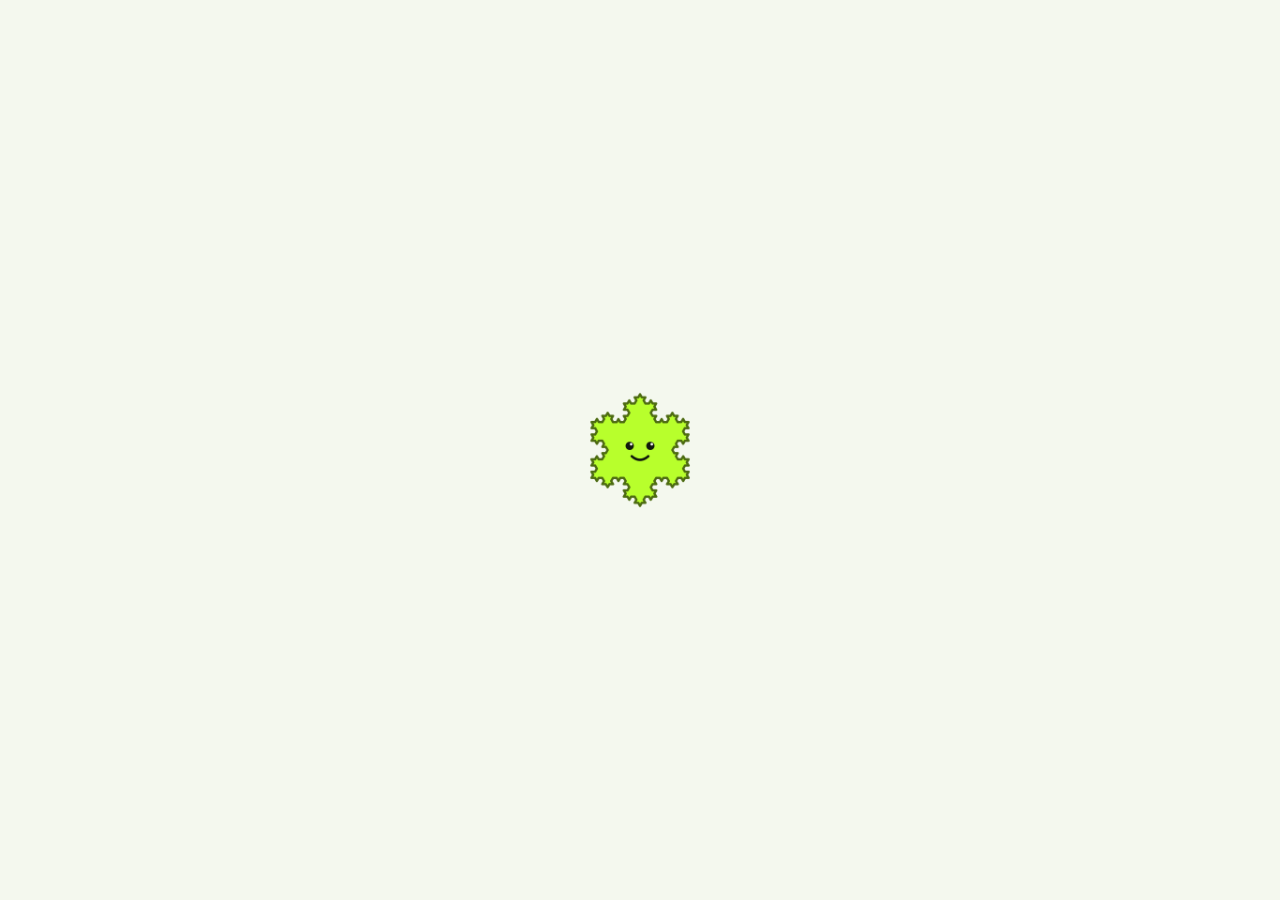
<file: index.html>
<!doctype html>
<html lang="en">
<head>
<meta charset="utf-8">
<meta name="viewport" content="width=device-width, initial-scale=1, maximum-scale=1, user-scalable=no, viewport-fit=cover">
<meta name="theme-color" content="#050705">
<meta name="description" content="Fennet: free note-taking with handwriting, PDF annotation, audio recordings synced to your notes, and AI study tools. Works offline.">
<meta name="apple-mobile-web-app-capable" content="yes">
<meta name="mobile-web-app-capable" content="yes">
<meta name="apple-mobile-web-app-status-bar-style" content="default">
<meta name="apple-mobile-web-app-title" content="Fennet">
<!-- Network lock-down: the app may only load its own files, and reach outside services only for features you turn on (Claude AI with your key, YouTube notes). No analytics, ads or trackers. -->
<meta http-equiv="Content-Security-Policy" content="default-src 'self' openpage:; script-src 'self' openpage: blob: 'wasm-unsafe-eval' https://cdn.jsdelivr.net https://www.youtube.com https://s.ytimg.com; worker-src 'self' openpage: blob:; connect-src 'self' openpage: blob: data: https://api.anthropic.com https://cdn.jsdelivr.net; img-src 'self' openpage: data: blob: https://i.ytimg.com; media-src 'self' openpage: blob: data: mediastream:; style-src 'self' openpage: 'unsafe-inline'; font-src 'self' openpage: data:; frame-src https://www.youtube-nocookie.com https://www.youtube.com; object-src 'none'; base-uri 'none'; form-action 'none'">
<link rel="manifest" href="manifest.webmanifest">
<link rel="icon" href="icons/icon-192.png" type="image/png">
<link rel="apple-touch-icon" href="icons/icon-180.png">
<link rel="stylesheet" href="styles.css">
<title>Fennet</title>
<script type="module" src="js/app.js"></script>
</head>
<body>
<!-- shown until the app is ready; js/app.js fades it out. Same buddy, size and spot as the iPad launch screen. -->
<div id="splash" aria-hidden="true"><div class="splash-buddy"></div></div>

<div id="library" class="view">
  <aside id="sidebar">
    <div class="brand"><img src="icons/design/buddy.png" alt=""><span class="app-name">Fennet</span><span class="brand-version">v1.0</span><span class="spacer"></span>
      <button id="btn-sync" class="icon-btn small" title="Sync folder" aria-label="Sync folder" data-icon="sync" hidden></button>
      <button id="btn-settings" class="icon-btn small" aria-label="Settings" title="Settings" data-icon="gear"></button></div>
    <label class="search"><span data-icon="search"></span><input id="search" type="search" placeholder="Search notes" aria-label="Search notes"><kbd class="kbd">⌘K</kbd></label>
    <div class="library-label">LIBRARY</div>
    <nav id="nav"></nav>
    <div class="new-links">
      <button id="btn-new-subject" class="new-link"><span data-icon="plus"></span>New subject</button>
      <button id="btn-new-divider" class="new-link quiet">+ Divider</button>
    </div>
    <span class="side-spacer"></span>
    <div id="lib-mascot" class="lib-mascot" aria-hidden="true"></div>
    <div class="storage-card">
      <div class="storage-row"><span class="storage-dot"></span><span id="storage-label">ON THIS DEVICE</span>
        </div>
      <div class="storage-bar"><span id="storage-fill"></span></div>
      <p id="storage-detail">Notes are saved on this device</p>
    </div>
  </aside>
  <div id="scrim"></div>
  <main id="lib-main">
    <header class="lib-head">
      <button id="btn-menu" class="icon-btn only-narrow" aria-label="Show subjects" data-icon="menu"></button>
      <div class="library-heading"><p class="library-eyebrow" id="lib-crumb">LIBRARY / ALL NOTES</p><h1 id="lib-title">All Notes</h1></div>
      <button id="btn-density" class="head-btn" aria-label="Larger cards" title="Card size" aria-pressed="false"><span class="ic" style="--src:url(icons/design/icon-grid.svg)"></span></button>
      <button id="btn-view" class="head-btn" aria-label="Sort and filter" title="Sort and filter"><span class="ic" style="--src:url(icons/design/icon-sliders.svg)"></span><span class="head-dot" hidden></span></button>
      <button id="btn-new" class="btn primary"><span data-icon="plus"></span><span class="label">New Note</span></button>
    </header>
    <div class="library-content">
      <section id="continue-card" class="continue-card" aria-label="Continue your work">
        <div class="continue-art" aria-hidden="true"></div>
        <button id="btn-cover" class="icon-btn cover-btn" type="button" aria-label="Change library cover" title="Change cover" data-icon="image"></button>
        <div class="continue-content"><p class="library-eyebrow" id="continue-label">A LITTLE SPACE FOR BIG IDEAS</p>
          <h2 id="continue-title">Make room for your next idea.</h2>
          <p id="continue-detail">Handwrite, annotate, and bring your thinking together.</p>
          <div class="continue-actions"><button id="btn-continue" class="btn primary"><span data-icon="pen"></span><span id="continue-btn-label">Create your first note</span></button>
            <button id="btn-continue-audio" class="audio-chip" hidden><span data-icon="play"></span><span id="continue-audio-label"></span></button></div>
        </div>
        <p class="continue-coords" aria-hidden="true"></p>
      </section>
      <p id="note-count" class="visually-hidden" aria-live="polite"></p>
      <div id="grid" class="grid"></div>
      <div id="empty" class="empty" hidden></div>
    </div>
  </main>
</div>

<div id="workspace" class="view" hidden></div>

<template id="tpl-editor">
  <section class="pane">
    <header class="ed-top">
      <div class="ed-left">
        <button class="icon-btn" data-act="back" title="Library" data-icon="back"></button>
        <button class="icon-btn" data-act="pages" title="Page manager" data-icon="pages"></button>
        <input class="ed-title" spellcheck="false" aria-label="Note title">
      </div>
      <div class="floating-palette"><div class="tool-strip"><div class="tools" role="toolbar" aria-label="Writing toolbox">
        <button data-tool="pen" title="Pen (P)" data-icon="pen"></button>
        <button data-act="pencil" title="Pencil" aria-label="Pencil" data-icon="pencil"></button>
        <button data-tool="highlighter" title="Highlighter (H)" data-icon="highlighter"></button>
        <button data-tool="eraser" title="Eraser (E)" data-icon="eraser"></button>
        <button data-tool="lasso" title="Lasso (L)" data-icon="lasso"></button>
        <button data-tool="text" title="Text (T)" data-icon="text"></button>
        <button data-tool="laser" title="Laser pointer" data-icon="laser"></button>
        <button data-tool="navigate" title="Navigate: drag to pan" aria-label="Navigate" data-icon="hand"></button>
        <button data-act="zoom-tool" title="Zoom controls" aria-label="Zoom" data-icon="search"></button>
        <button data-tool="tape" title="Study tape: draw to cover, tap tape to reveal" aria-label="Study tape" data-icon="tape"></button>
        <button data-tool="ruler" title="Ruler: draw straight lines" aria-label="Ruler" data-icon="ruler"></button>
        <button data-act="stickers" title="Stickers" aria-label="Stickers" data-icon="sticker"></button>
        <span class="sep"></span>
        <button data-act="shapes" title="Shape recognition (or draw and hold)" data-icon="shapes"></button>
        <button data-act="add" title="Insert: page, image, camera, scan, files" data-icon="plus"></button>
        <button class="icon-btn" data-act="record" title="Record audio" data-icon="mic"></button>
      </div><button class="tool-next" data-act="tool-next" aria-label="Show more tools" title="More tools">›</button></div>
    <div class="ed-tools">
      <div class="tool-opts"></div>
      <button class="icon-btn palette-settings" data-act="tool-settings" title="Tool settings" aria-label="Tool settings" aria-expanded="false" data-icon="gear"></button>
      <div class="zoom">
        <button class="icon-btn small" data-act="zoom-out" title="Zoom out" data-icon="minus"></button>
        <button class="zoom-label" data-act="zoom-fit" title="Fit width">100%</button>
        <button class="icon-btn small" data-act="zoom-in" title="Zoom in" data-icon="plus"></button>
      </div>
    </div>
      </div>
      <div class="ed-right">
        <div class="rec-ind" hidden><span class="rec-dot"></span><span class="rec-time">0:00</span></div>
        <button class="icon-btn" data-act="undo" title="Undo (Ctrl/Cmd+Z)" data-icon="undo"></button>
        <button class="icon-btn" data-act="redo" title="Redo (Shift+Ctrl/Cmd+Z)" data-icon="redo"></button>
        <button class="icon-btn" data-act="ai" title="Learn: AI chat, summaries and study tools" aria-label="Open Learn" data-icon="spark"></button>
        <button class="icon-btn" data-act="outline" title="Outline and pages" aria-label="Open outline and pages" data-icon="pages"></button>
        <button class="icon-btn" data-act="panel" title="Panel: audio, AI, study, find, history" data-icon="panel"></button>
        <button class="icon-btn" data-act="share" title="Share &amp; export" data-icon="share"></button>
        <button class="icon-btn" data-act="more" title="More" data-icon="more"></button>
      </div>
    </header>
    <div class="video-bar" hidden></div>
    <div class="ed-body">
      <aside class="page-manager" hidden></aside>
      <div class="scroller"><div class="pages"></div></div>
      <aside class="side" hidden></aside>
    </div>
    <div class="replay-banner" hidden>Replay: tap your notes to jump to that moment</div>
    <div class="selmenu" hidden></div>
  </section>
</template>

<input type="file" id="file-input" hidden>
<div id="toast" role="status" aria-live="polite"></div>
</body>
</html>
</file>
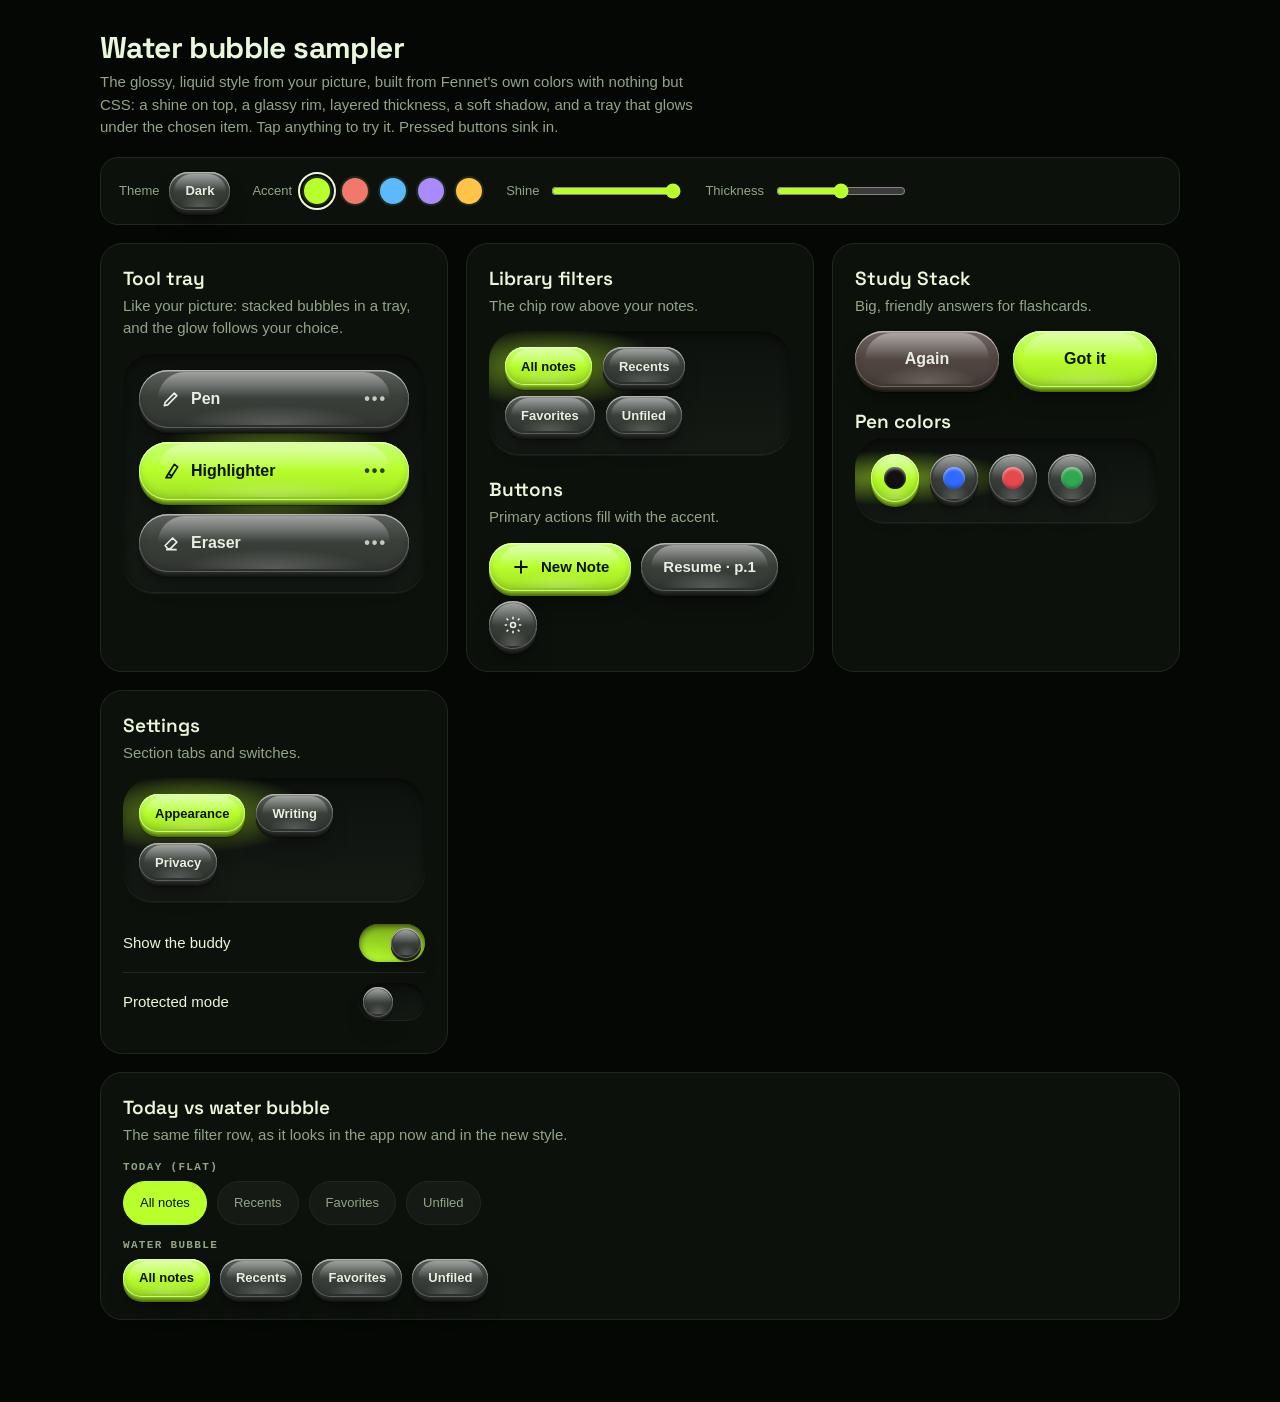
<file: design/bubble.html>
<!doctype html>
<html lang="en" data-theme="dark">
<head>
<meta charset="utf-8">
<meta name="viewport" content="width=device-width, initial-scale=1">
<title>Water Bubble Sampler</title>
<style>
  @font-face { font-family: "Space Grotesk"; src: url("../fonts/space-grotesk-latin-wght.woff2") format("woff2"); font-weight: 300 700; }
  /* glow position inside a tray; registered so it can glide between items */
  @property --gx { syntax: "<percentage>"; inherits: true; initial-value: 50%; }
  @property --gy { syntax: "<percentage>"; inherits: true; initial-value: 50%; }

  :root {
    --acc: #B8FF2C; --on-acc: #0C110C;
    --g: 1;                       /* gloss strength, 0–1 (slider) */
    --d: 5px;                     /* how thick the bubbles are (slider) */
    --font: -apple-system, BlinkMacSystemFont, "SF Pro Text", "Segoe UI", sans-serif;
  }
  [data-theme="dark"] { --bg: #050705; --card: #0c110c; --line: #1e2a1c; --text: #eaf7da; --muted: #93a487;
    --pill: #3a3f3a; --pill-ink: #e9eee4; --tray: #151a15; --tray-shade: 0 0 0; --drop: 0 0 0; }
  [data-theme="light"] { --bg: #eef2e8; --card: #f8faf4; --line: #dbe3d0; --text: #16200f; --muted: #5a6851;
    --pill: #fbfcf8; --pill-ink: #1d2618; --tray: #dfe6d5; --tray-shade: 60 80 40; --drop: 40 60 20; }

  * { box-sizing: border-box; }
  body { margin: 0; background: var(--bg); color: var(--text); font: 15px/1.5 var(--font); padding: 28px 16px 80px; transition: background .3s; }
  main { max-width: 1080px; margin: 0 auto; }
  h1 { font: 700 30px "Space Grotesk", var(--font); margin: 0 0 4px; letter-spacing: -.02em; }
  h2 { font: 600 19px "Space Grotesk", var(--font); margin: 0 0 4px; }
  p { color: var(--muted); margin: 0 0 14px; max-width: 72ch; }
  .grid { display: grid; gap: 18px; grid-template-columns: repeat(auto-fit, minmax(min(100%, 330px), 1fr)); margin-top: 18px; }
  .card { background: var(--card); border: 1px solid var(--line); border-radius: 22px; padding: 22px; min-width: 0; }
  .card.wide { grid-column: 1 / -1; }

  /* ---- controls bar */
  .controls { display: flex; flex-wrap: wrap; gap: 14px 22px; align-items: center; margin: 18px 0 6px; padding: 14px 18px; background: var(--card); border: 1px solid var(--line); border-radius: 18px; }
  .controls label { display: flex; align-items: center; gap: 10px; color: var(--muted); font-size: 13px; }
  .swatches { display: flex; gap: 8px; }
  .sw { width: 30px; height: 30px; border-radius: 50%; border: 2px solid var(--line); cursor: pointer; padding: 0; }
  .sw[aria-pressed="true"] { outline: 2px solid var(--text); outline-offset: 2px; }
  input[type=range] { accent-color: var(--acc); width: 130px; }

  /* ================= the water-bubble look ================= */
  .bub {
    --c: var(--pill); --ink: var(--pill-ink);
    position: relative; isolation: isolate; border: 0; cursor: pointer; color: var(--ink);
    font: 600 15px/1 var(--font); min-height: 48px; padding: 0 22px; border-radius: 999px;
    display: inline-flex; align-items: center; justify-content: center; gap: 10px;
    background: linear-gradient(180deg, color-mix(in oklab, var(--c), white 20%) 0%, var(--c) 46%, color-mix(in oklab, var(--c), black 9%) 100%);
    box-shadow:
      inset 0 1.5px 0 rgb(255 255 255 / calc(.55 * var(--g))),               /* top rim light */
      inset 0 0 0 1px color-mix(in oklab, var(--c), white 18%),              /* glassy edge */
      inset 0 -4px 7px rgb(0 0 0 / calc(.16 * var(--g))),                    /* body curving away */
      0 calc(var(--d) * .25) 0 color-mix(in oklab, var(--c), black 22%),     /* thickness, built up */
      0 calc(var(--d) * .5) 0 color-mix(in oklab, var(--c), black 30%),
      0 calc(var(--d) * .75) 0 color-mix(in oklab, var(--c), black 38%),
      0 var(--d) 0 color-mix(in oklab, var(--c), black 46%),
      0 calc(var(--d) + 1px) 1px rgb(var(--drop) / .35),
      0 calc(var(--d) + 10px) 22px -8px rgb(var(--drop) / .55);              /* soft drop shadow */
    transform: translateY(0);
    transition: transform .14s cubic-bezier(.3,.7,.4,1), box-shadow .14s, background .25s, color .25s;
    -webkit-tap-highlight-color: transparent; user-select: none;
  }
  /* the shine: a soft highlight over the top half */
  .bub::before { content: ""; position: absolute; z-index: -1; left: 7%; right: 7%; top: 2px; height: 48%; pointer-events: none;
    border-radius: 999px 999px 45% 45% / 999px 999px 70% 70%;
    background: linear-gradient(180deg, rgb(255 255 255 / calc(.42 * var(--g))), rgb(255 255 255 / 0)); }
  /* light passing through the bottom, like water */
  .bub::after { content: ""; position: absolute; z-index: -1; left: 14%; right: 14%; bottom: 3px; height: 34%; pointer-events: none; border-radius: 999px;
    background: radial-gradient(ellipse at 50% 100%, rgb(255 255 255 / calc(.2 * var(--g))), transparent 70%); }
  .bub:hover { --c: color-mix(in oklab, var(--pill), white 5%); }
  .bub:focus-visible { outline: 3px solid var(--acc); outline-offset: 4px; }
  /* pressed: the bubble sinks into its own thickness */
  .bub:active, .bub.pressing { transform: translateY(calc(var(--d) * .7));
    box-shadow: inset 0 1.5px 0 rgb(255 255 255 / calc(.4 * var(--g))), inset 0 0 0 1px color-mix(in oklab, var(--c), white 14%), inset 0 -2px 5px rgb(0 0 0 / .2),
      0 calc(var(--d) * .3) 0 color-mix(in oklab, var(--c), black 40%), 0 calc(var(--d) * .3 + 4px) 10px -4px rgb(var(--drop) / .5); }
  /* selected / primary: filled with the accent */
  .bub.on, .bub[aria-pressed="true"], .bub[aria-selected="true"], .bub[aria-checked="true"], .bub.primary { --c: var(--acc); --ink: var(--on-acc); }
  .bub.small { min-height: 38px; padding: 0 16px; font-size: 13px; }
  .bub.round { width: 48px; padding: 0; }
  .bub .ic { width: 20px; height: 20px; flex: none; }
  .bub .dots { margin-left: auto; letter-spacing: 2px; opacity: .8; font-weight: 800; }

  /* the tray the bubbles sit in: recessed, and glowing under the selected one */
  .tray { position: relative; isolation: isolate; border-radius: 30px; padding: 16px 16px calc(16px + var(--d));
    background: linear-gradient(180deg, color-mix(in oklab, var(--tray), black 18%), var(--tray));
    box-shadow: inset 0 3px 9px rgb(var(--tray-shade) / .55), inset 0 -1px 0 rgb(255 255 255 / .07), 0 1px 0 rgb(255 255 255 / .05); }
  .tray::before { content: ""; position: absolute; inset: 0; z-index: -1; border-radius: inherit; pointer-events: none;
    background: radial-gradient(55% 45% at var(--gx) var(--gy), color-mix(in oklab, var(--acc), transparent 45%), transparent 72%);
    transition: --gx .35s cubic-bezier(.3,.7,.4,1), --gy .35s cubic-bezier(.3,.7,.4,1); }
  .tray.stack { display: grid; gap: calc(12px + var(--d) * .4); }
  .tray.stack .bub { justify-content: flex-start; min-height: 58px; font-size: 16px; padding: 0 22px; }
  .tray.row { display: flex; flex-wrap: wrap; gap: calc(10px + var(--d) * .2); }

  /* switch: a bubble knob in a small tray */
  .switch { position: relative; width: 66px; height: 38px; border-radius: 999px; border: 0; padding: 0; cursor: pointer;
    background: linear-gradient(180deg, color-mix(in oklab, var(--tray), black 18%), var(--tray));
    box-shadow: inset 0 2px 6px rgb(var(--tray-shade) / .6), inset 0 -1px 0 rgb(255 255 255 / .08); transition: background .25s; }
  .switch[aria-checked="true"] { background: linear-gradient(180deg, color-mix(in oklab, var(--acc), black 25%), var(--acc)); }
  .switch .knob { --d: 3px; position: absolute; top: 4px; left: 4px; width: 30px; height: 30px; min-height: 0; padding: 0; pointer-events: none; transition: left .22s cubic-bezier(.3,.7,.4,1.2); }
  .switch[aria-checked="true"] .knob { left: 32px; }
  .setting { display: flex; justify-content: space-between; align-items: center; gap: 16px; padding: 10px 0; }
  .setting + .setting { border-top: 1px solid var(--line); }

  /* side-by-side: today's flat chips */
  .flat-chip { min-height: 44px; border: 1px solid var(--line); border-radius: 999px; background: color-mix(in oklab, var(--card), var(--text) 5%); color: var(--muted); padding: 8px 16px; font-size: 13px; }
  .flat-chip.on { background: var(--acc); color: var(--on-acc); border-color: var(--acc); }
  .compare { display: grid; gap: 14px; }
  .compare .lbl { font: 600 11px ui-monospace, monospace; letter-spacing: .12em; color: var(--muted); text-transform: uppercase; margin-bottom: 8px; }

  /* study stack buttons */
  .study { display: grid; grid-template-columns: 1fr 1fr; gap: 14px; }
  .study .bub { min-height: 56px; font-size: 16px; }
  .bub.again { --c: color-mix(in oklab, var(--pill), #ff7a6b 12%); }

  /* tool bar */
  .toolbar { display: flex; gap: 10px; flex-wrap: wrap; align-items: center; }
  .dot { width: 22px; height: 22px; border-radius: 50%; box-shadow: inset 0 2px 3px rgb(255 255 255 / .5), inset 0 -2px 3px rgb(0 0 0 / .3); }

  @media (prefers-reduced-motion: reduce) { .bub, .switch .knob, .tray::before { transition: none; } }
  @media (prefers-contrast: more) { .bub { --g: .3; } .bub::before, .bub::after { display: none; } }
</style>
</head>
<body>
<main>
  <h1>Water bubble sampler</h1>
  <p>The glossy, liquid style from your picture, built from Fennet's own colors with nothing but CSS: a shine on top, a glassy rim, layered thickness, a soft shadow, and a tray that glows under the chosen item. Tap anything to try it. Pressed buttons sink in.</p>

  <div class="controls">
    <label>Theme <button class="bub small" id="theme">Dark</button></label>
    <label>Accent <span class="swatches" id="swatches"></span></label>
    <label>Shine <input type="range" id="gloss" min="0" max="100" value="100"></label>
    <label>Thickness <input type="range" id="depth" min="0" max="10" value="5"></label>
  </div>

  <div class="grid">
    <section class="card">
      <h2>Tool tray</h2>
      <p>Like your picture: stacked bubbles in a tray, and the glow follows your choice.</p>
      <div class="tray stack" data-tray role="radiogroup" aria-label="Tool">
        <button class="bub" role="radio" aria-checked="false"><svg class="ic" viewBox="0 0 24 24" fill="none" stroke="currentColor" stroke-width="2" stroke-linecap="round" stroke-linejoin="round"><path d="M4 20l4-1 11-11-3-3L5 16z"/></svg>Pen<span class="dots">•••</span></button>
        <button class="bub on" role="radio" aria-checked="true"><svg class="ic" viewBox="0 0 24 24" fill="none" stroke="currentColor" stroke-width="2" stroke-linecap="round" stroke-linejoin="round"><path d="M9 15l-3 5h6l1-2M9 15l7-11 4 3-7 11z"/></svg>Highlighter<span class="dots">•••</span></button>
        <button class="bub" role="radio" aria-checked="false"><svg class="ic" viewBox="0 0 24 24" fill="none" stroke="currentColor" stroke-width="2" stroke-linecap="round" stroke-linejoin="round"><path d="M7 20h11M5 15l9-9 5 5-8 8H8z"/></svg>Eraser<span class="dots">•••</span></button>
      </div>
    </section>

    <section class="card">
      <h2>Library filters</h2>
      <p>The chip row above your notes.</p>
      <div class="tray row" data-tray role="tablist" aria-label="Filter">
        <button class="bub small" role="tab" aria-selected="true">All notes</button>
        <button class="bub small" role="tab" aria-selected="false">Recents</button>
        <button class="bub small" role="tab" aria-selected="false">Favorites</button>
        <button class="bub small" role="tab" aria-selected="false">Unfiled</button>
      </div>
      <div style="height:22px"></div>
      <h2>Buttons</h2>
      <p>Primary actions fill with the accent.</p>
      <div class="toolbar">
        <button class="bub primary"><svg class="ic" viewBox="0 0 24 24" fill="none" stroke="currentColor" stroke-width="2.4" stroke-linecap="round"><path d="M12 5v14M5 12h14"/></svg>New Note</button>
        <button class="bub">Resume · p.1</button>
        <button class="bub round" aria-label="Settings"><svg class="ic" viewBox="0 0 24 24" fill="none" stroke="currentColor" stroke-width="2"><circle cx="12" cy="12" r="3"/><path d="M12 2v3M12 19v3M4.2 4.2l2.1 2.1M17.7 17.7l2.1 2.1M2 12h3M19 12h3M4.2 19.8l2.1-2.1M17.7 6.3l2.1-2.1"/></svg></button>
      </div>
    </section>

    <section class="card">
      <h2>Study Stack</h2>
      <p>Big, friendly answers for flashcards.</p>
      <div class="study">
        <button class="bub again">Again</button>
        <button class="bub primary">Got it</button>
      </div>
      <div style="height:22px"></div>
      <h2>Pen colors</h2>
      <div class="tray row" data-tray role="radiogroup" aria-label="Color">
        <button class="bub round" role="radio" aria-checked="true" aria-label="Black"><span class="dot" style="background:#111"></span></button>
        <button class="bub round" role="radio" aria-checked="false" aria-label="Blue"><span class="dot" style="background:#2f6bff"></span></button>
        <button class="bub round" role="radio" aria-checked="false" aria-label="Red"><span class="dot" style="background:#e5484d"></span></button>
        <button class="bub round" role="radio" aria-checked="false" aria-label="Green"><span class="dot" style="background:#2fa84f"></span></button>
      </div>
    </section>

    <section class="card">
      <h2>Settings</h2>
      <p>Section tabs and switches.</p>
      <div class="tray row" data-tray role="tablist" aria-label="Settings section">
        <button class="bub small" role="tab" aria-selected="true">Appearance</button>
        <button class="bub small" role="tab" aria-selected="false">Writing</button>
        <button class="bub small" role="tab" aria-selected="false">Privacy</button>
      </div>
      <div style="height:12px"></div>
      <div class="setting"><span>Show the buddy</span><button class="switch" role="switch" aria-checked="true" aria-label="Show the buddy"><span class="bub knob"></span></button></div>
      <div class="setting"><span>Protected mode</span><button class="switch" role="switch" aria-checked="false" aria-label="Protected mode"><span class="bub knob"></span></button></div>
    </section>

    <section class="card wide">
      <h2>Today vs water bubble</h2>
      <p>The same filter row, as it looks in the app now and in the new style.</p>
      <div class="compare">
        <div><div class="lbl">Today (flat)</div>
          <div class="toolbar"><button class="flat-chip on">All notes</button><button class="flat-chip">Recents</button><button class="flat-chip">Favorites</button><button class="flat-chip">Unfiled</button></div></div>
        <div><div class="lbl">Water bubble</div>
          <div class="toolbar"><button class="bub small on">All notes</button><button class="bub small">Recents</button><button class="bub small">Favorites</button><button class="bub small">Unfiled</button></div></div>
      </div>
    </section>
  </div>
</main>
<script>
const root = document.documentElement;
const ACCENTS = [['#B8FF2C', '#0C110C', 'Lime'], ['#F2786B', '#2a0c08', 'Coral'], ['#5CB8FF', '#06192a', 'Sky'], ['#A98BFF', '#160b33', 'Violet'], ['#FFC447', '#2a1c00', 'Honey']];
const sw = document.getElementById('swatches');
for (const [c, on, name] of ACCENTS) {
  const b = document.createElement('button');
  b.className = 'sw'; b.style.background = c; b.title = name; b.setAttribute('aria-label', name); b.setAttribute('aria-pressed', String(c === ACCENTS[0][0]));
  b.onclick = () => { root.style.setProperty('--acc', c); root.style.setProperty('--on-acc', on); for (const x of sw.children) x.setAttribute('aria-pressed', String(x === b)); };
  sw.append(b);
}
const themeBtn = document.getElementById('theme');
themeBtn.onclick = () => { const dark = root.dataset.theme === 'dark'; root.dataset.theme = dark ? 'light' : 'dark'; themeBtn.textContent = dark ? 'Light' : 'Dark'; for (const t of document.querySelectorAll('[data-tray]')) glow(t); };
document.getElementById('gloss').oninput = (e) => root.style.setProperty('--g', e.target.value / 100);
document.getElementById('depth').oninput = (e) => root.style.setProperty('--d', e.target.value + 'px');

// one choice per tray; the tray's glow slides under it
const chosen = (t) => t.querySelector('[aria-checked="true"], [aria-selected="true"]');
function glow(t) {
  const c = chosen(t); if (!c) return;
  const a = t.getBoundingClientRect(), b = c.getBoundingClientRect();
  t.style.setProperty('--gx', ((b.left + b.width / 2 - a.left) / a.width * 100) + '%');
  t.style.setProperty('--gy', ((b.top + b.height / 2 - a.top) / a.height * 100) + '%');
}
for (const t of document.querySelectorAll('[data-tray]')) {
  t.addEventListener('click', (e) => {
    const b = e.target.closest('.bub'); if (!b || !t.contains(b)) return;
    for (const x of t.querySelectorAll('.bub')) {
      const attr = x.hasAttribute('aria-selected') ? 'aria-selected' : 'aria-checked';
      x.setAttribute(attr, String(x === b)); x.classList.toggle('on', x === b);
    }
    glow(t);
  });
  glow(t);
}
addEventListener('resize', () => document.querySelectorAll('[data-tray]').forEach(glow));
for (const s of document.querySelectorAll('.switch')) s.onclick = () => s.setAttribute('aria-checked', String(s.getAttribute('aria-checked') !== 'true'));
// the compare row toggles too
for (const row of document.querySelectorAll('.compare .toolbar')) row.addEventListener('click', (e) => { const b = e.target.closest('button'); if (!b) return; for (const x of row.children) x.classList.toggle('on', x === b); });
// touch: make the press visible even for quick taps
addEventListener('pointerdown', (e) => { const b = e.target.closest('.bub'); if (b) { b.classList.add('pressing'); setTimeout(() => b.classList.remove('pressing'), 140); } });
</script>
</body>
</html>
</file>
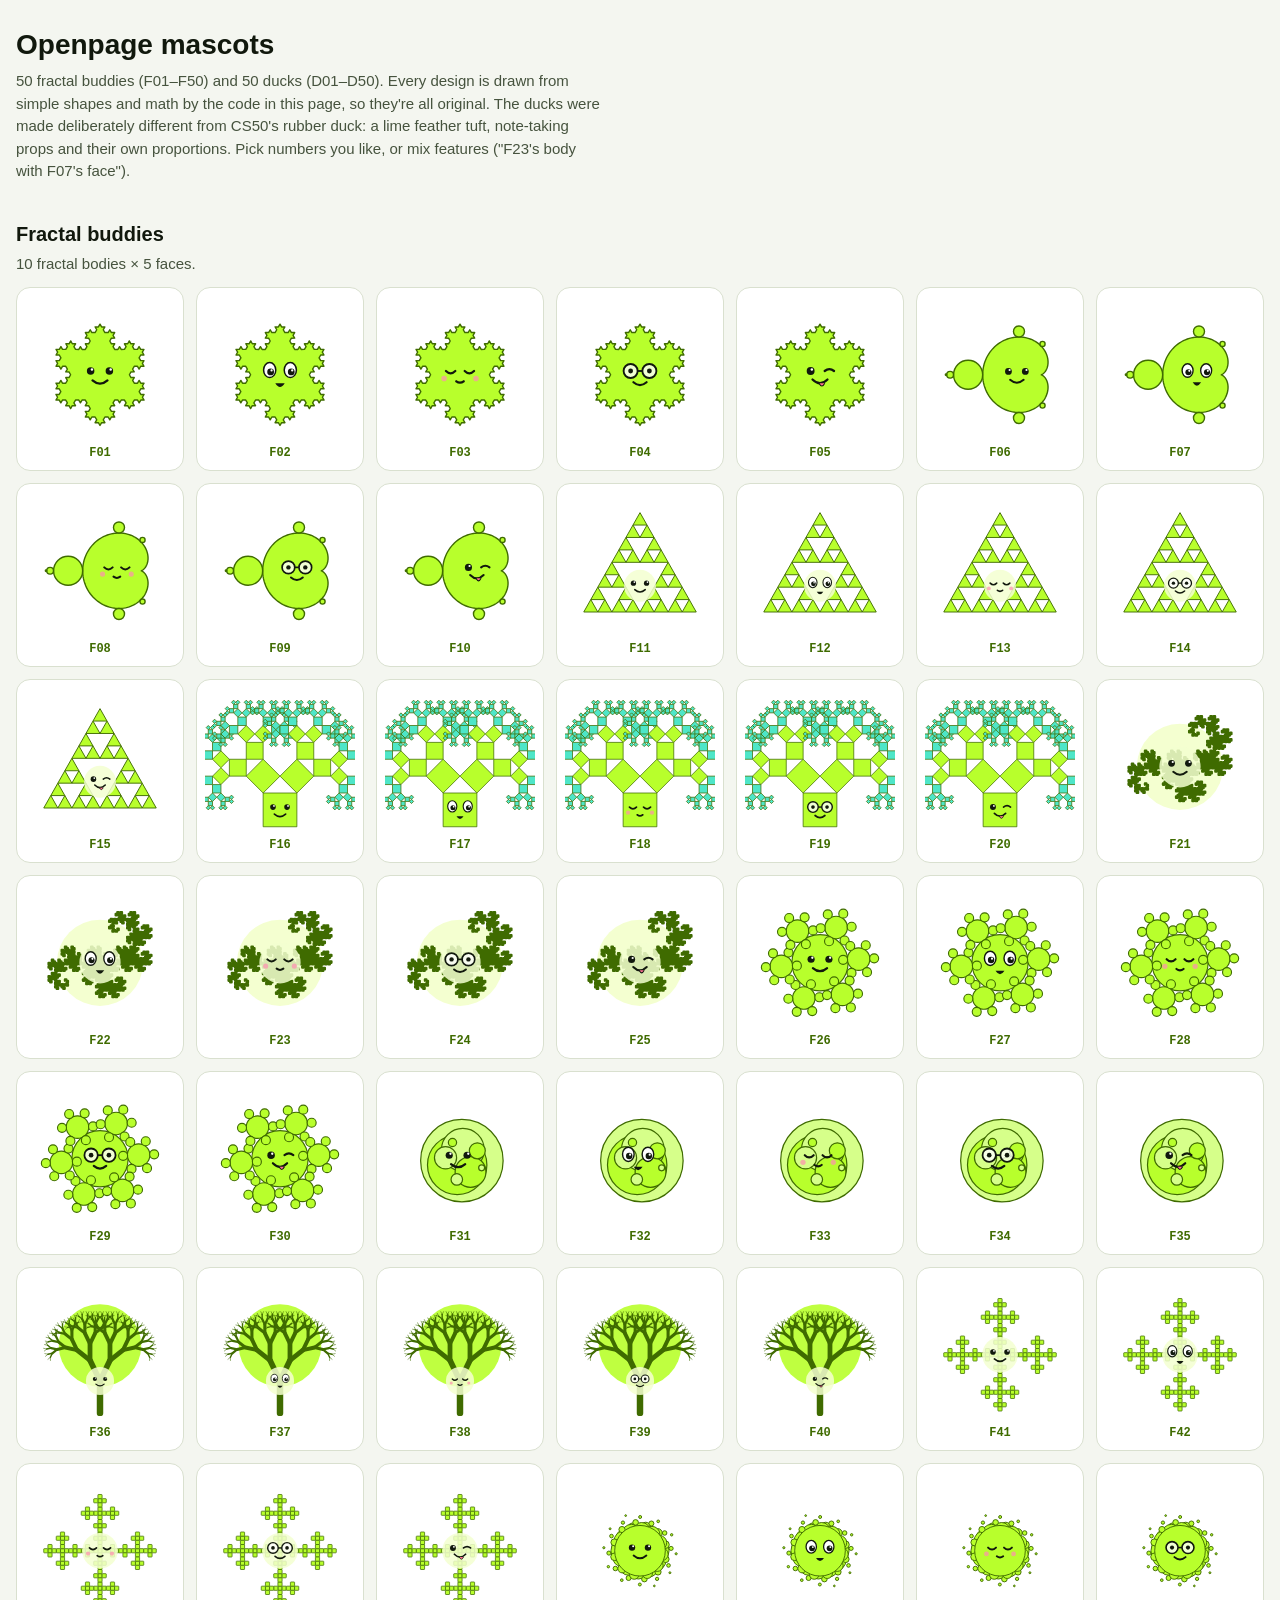
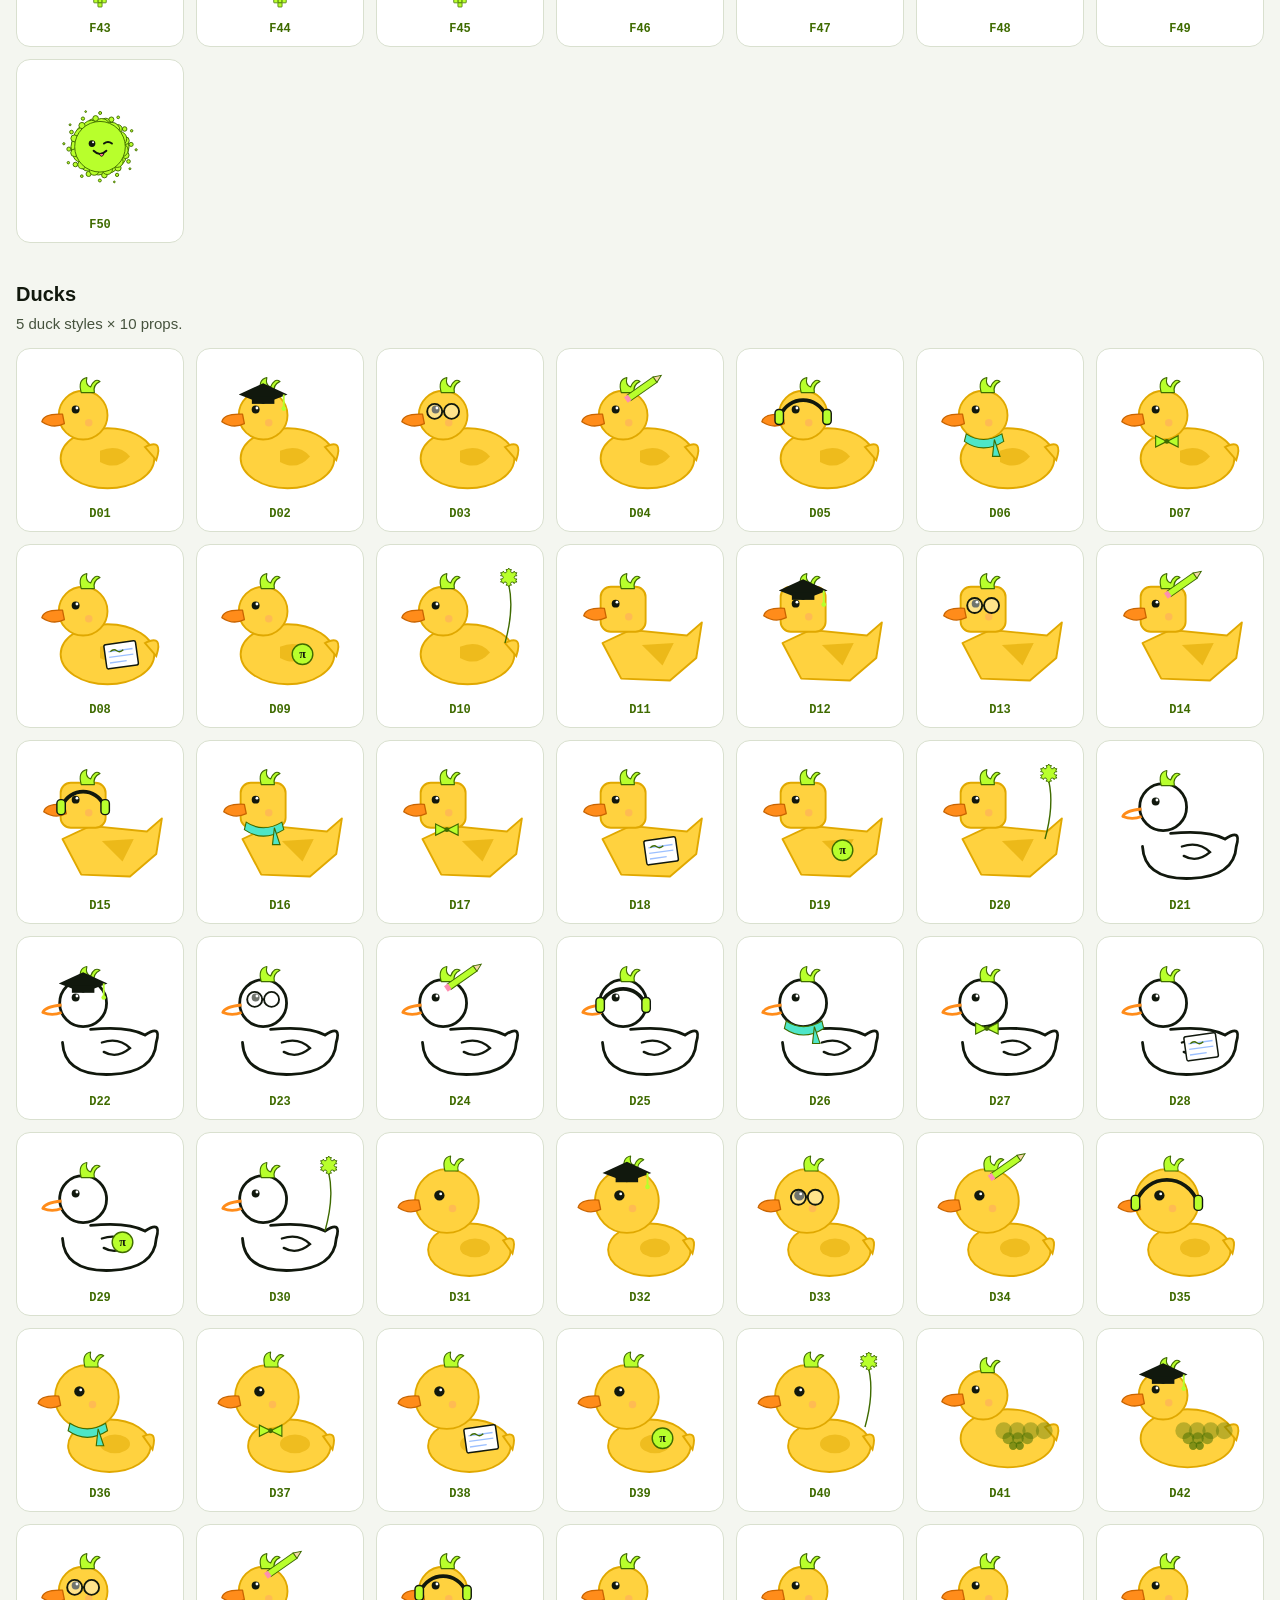
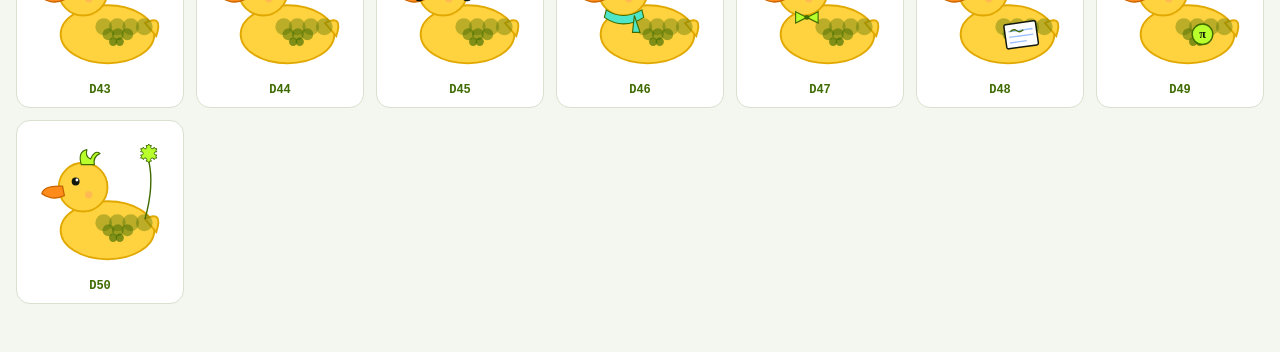
<file: design/mascots.html>
<!doctype html>
<html lang="en">
<head>
<meta charset="utf-8">
<meta name="viewport" content="width=device-width, initial-scale=1">
<title>Openpage Mascots</title>
<style>
  :root { --bg: #050705; --card: #0c110c; --line: #1e2a1c; --text: #eaf7da; --dim: #93a487; --lime: #b8ff2c; }
  @media (prefers-color-scheme: light) { :root { --bg: #f4f6f0; --card: #fff; --line: #d9e0cf; --text: #11180d; --dim: #46533e; --lime: #3f6b00; } }
  * { box-sizing: border-box; }
  body { margin: 0; background: var(--bg); color: var(--text); font: 15px/1.5 -apple-system, "Segoe UI", sans-serif; padding: 24px 16px 48px; }
  h1 { margin: 0 0 4px; font-size: 28px; }
  h2 { margin: 36px 0 4px; font-size: 20px; }
  p { margin: 0 0 12px; color: var(--dim); max-width: 70ch; }
  .grid { display: grid; grid-template-columns: repeat(auto-fill, minmax(148px, 1fr)); gap: 12px; }
  figure { color: var(--text); margin: 0; background: var(--card); border: 1px solid var(--line); border-radius: 14px; padding: 8px 8px 10px; text-align: center; }
  figure svg { width: 100%; height: auto; display: block; }
  figcaption { font: 12px ui-monospace, monospace; color: var(--dim); }
  figcaption b { color: var(--lime); font-weight: 600; }
</style>
</head>
<body>
<h1>Openpage mascots</h1>
<p>50 fractal buddies (F01–F50) and 50 ducks (D01–D50). Every design is drawn from simple shapes and math by the code in this page, so they're all original. The ducks were made deliberately different from CS50's rubber duck: a lime feather tuft, note-taking props and their own proportions. Pick numbers you like, or mix features ("F23's body with F07's face").</p>
<h2>Fractal buddies</h2>
<p>10 fractal bodies × 5 faces.</p>
<div class="grid" id="fractals"></div>
<h2>Ducks</h2>
<p>5 duck styles × 10 props.</p>
<div class="grid" id="ducks"></div>
<script>
const LINE = 'currentColor';
const LIME = '#b8ff2c', DEEP = '#3f6b00', INK = '#11180d', MINT = '#4ee6c8', CREAM = '#f4ffd0';
const f = (n) => +n.toFixed(2);
const pts = (a) => a.map(([x, y]) => `${f(x)},${f(y)}`).join(' ');

// ---------- fractal bodies: each returns SVG markup centered near (80, 84) and the face center/scale
function koch() {
  let p = [[80, 30], [127, 111], [33, 111]].map(([x, y]) => [x, y]);
  for (let k = 0; k < 3; k++) {
    const q = [];
    for (let i = 0; i < p.length; i++) {
      const [ax, ay] = p[i], [bx, by] = p[(i + 1) % p.length];
      const dx = (bx - ax) / 3, dy = (by - ay) / 3;
      const c = [ax + dx, ay + dy], e = [ax + 2 * dx, ay + 2 * dy];
      const peak = [c[0] + dx * 0.5 + dy * 0.866, c[1] + dy * 0.5 - dx * 0.866];
      q.push([ax, ay], c, peak, e);
    }
    p = q;
  }
  return { svg: `<polygon points="${pts(p)}" fill="${LIME}" stroke="${DEEP}" stroke-width="1.5" stroke-linejoin="round"/>`, cx: 80, cy: 84, s: 1 };
}
function mandel() {
  const k = 62, X = (x) => 108 + x * k, Yc = (y) => 84 + y * k, c = [];
  for (let t = 0; t <= 6.3; t += 0.04) c.push([X(0.5 * Math.cos(t) - 0.25 * Math.cos(2 * t)), Yc(0.5 * Math.sin(t) - 0.25 * Math.sin(2 * t))]);
  const bulbs = [[-1, 0, 0.25], [-1.31, 0, 0.058], [-0.125, 0.744, 0.095], [-0.125, -0.744, 0.095], [0.28, 0.53, 0.044], [0.28, -0.53, 0.044], [-1.38, 0, 0.012]];
  return { svg: `<g fill="${LIME}" stroke="${DEEP}" stroke-width="1.5"><polygon points="${pts(c)}"/>${bulbs.map(([x, y, r]) => `<circle cx="${f(X(x))}" cy="${f(Yc(y))}" r="${f(r * k)}"/>`).join('')}</g>`, cx: 98, cy: 84, s: 0.9 };
}
function sierpinski() {
  const out = [];
  const tri = (ax, ay, bx, by, cx, cy, d) => {
    if (!d) { out.push(`<polygon points="${pts([[ax, ay], [bx, by], [cx, cy]])}"/>`); return; }
    const ab = [(ax + bx) / 2, (ay + by) / 2], bc = [(bx + cx) / 2, (by + cy) / 2], ca = [(cx + ax) / 2, (cy + ay) / 2];
    tri(ax, ay, ...ab, ...ca, d - 1); tri(...ab, bx, by, ...bc, d - 1); tri(...ca, ...bc, cx, cy, d - 1);
  };
  tri(80, 22, 140, 128, 20, 128, 3);
  return { svg: `<g fill="${LIME}" stroke="${DEEP}" stroke-width="1" stroke-linejoin="round">${out.join('')}</g>`, cx: 80, cy: 100, s: 0.7, plate: true, plateR: 17 };
}
function pythagoras() {
  const out = [];
  const sq = (x, y, size, ang, d) => {
    const ux = Math.cos(ang), uy = Math.sin(ang), vx = uy, vy = -ux;   // v points "up" from the base
    const p = [[x, y], [x + ux * size, y + uy * size], [x + ux * size + vx * size, y + uy * size + vy * size], [x + vx * size, y + vy * size]];
    out.push(`<polygon points="${pts(p)}" fill="${d > 3 ? LIME : MINT}"/>`);
    if (!d) return;
    const ns = size * Math.SQRT1_2, a1 = ang - Math.PI / 4;
    sq(p[3][0], p[3][1], ns, a1, d - 1);
    sq(p[3][0] + Math.cos(a1) * ns, p[3][1] + Math.sin(a1) * ns, ns, ang + Math.PI / 4, d - 1);
  };
  sq(62, 148, 36, 0, 7);
  return { svg: `<g stroke="${DEEP}" stroke-width="0.8" stroke-linejoin="round">${out.join('')}</g>`, cx: 80, cy: 130, s: 0.75 };
}
function dragon() {
  let seq = [1];
  for (let k = 0; k < 10; k++) seq = [...seq, 1, ...seq.slice().reverse().map((v) => 1 - v)];
  let x = 52, y = 58, dir = 0; const d = 3.2; const p = [[x, y]];
  const DX = [1, 0, -1, 0], DY = [0, 1, 0, -1];
  for (const t of seq) { x += DX[dir] * d; y += DY[dir] * d; p.push([x, y]); dir = (dir + (t ? 1 : 3)) % 4; }
  x += DX[dir] * d; y += DY[dir] * d; p.push([x, y]);
  // fit into box
  const xs = p.map((q) => q[0]), ys = p.map((q) => q[1]);
  const mnx = Math.min(...xs), mxx = Math.max(...xs), mny = Math.min(...ys), mxy = Math.max(...ys);
  const k = 110 / Math.max(mxx - mnx, mxy - mny);
  const q = p.map(([a, b]) => [25 + (a - mnx) * k, 30 + (b - mny) * k]);
  return { svg: `<circle cx="80" cy="84" r="46" fill="${CREAM}"/><polyline points="${pts(q)}" fill="none" stroke="${DEEP}" stroke-width="2.2" stroke-linejoin="round" stroke-linecap="round"/>`, cx: 80, cy: 84, s: 0.9, plate: true };
}
function bubbles() {
  const out = [];
  const b = (x, y, r, d) => {
    out.push(`<circle cx="${f(x)}" cy="${f(y)}" r="${f(r)}"/>`);
    if (!d) return;
    for (let i = 0; i < 6; i++) { const a = i * Math.PI / 3 + d; b(x + Math.cos(a) * r * 1.38, y + Math.sin(a) * r * 1.38, r * 0.4, d - 1); }
  };
  b(80, 84, 30, 2);
  return { svg: `<g fill="${LIME}" stroke="${DEEP}" stroke-width="1.2">${out.join('')}</g>`, cx: 80, cy: 84, s: 0.95 };
}
function shell() {
  // golden spiral chambers
  const out = []; let r = 44; let a = 0; const cx = 82, cy = 86;
  for (let i = 0; i < 9; i++) {
    const x = cx + Math.cos(a) * (44 - r) * 0.55, y = cy + Math.sin(a) * (44 - r) * 0.55;
    out.push(`<circle cx="${f(x)}" cy="${f(y)}" r="${f(r)}" fill="${i % 2 ? LIME : '#d6ff8a'}"/>`);
    r *= 0.72; a += 2.4;
  }
  return { svg: `<g stroke="${DEEP}" stroke-width="1.3">${out.join('')}</g>`, cx: 78, cy: 84, s: 0.95 };
}
function tree() {
  const out = [];
  const br = (x, y, len, ang, d) => {
    const x2 = x + Math.cos(ang) * len, y2 = y + Math.sin(ang) * len;
    out.push(`<line x1="${f(x)}" y1="${f(y)}" x2="${f(x2)}" y2="${f(y2)}" stroke-width="${f(d * 0.9 + 0.6)}"/>`);
    if (d) { br(x2, y2, len * 0.72, ang - 0.45, d - 1); br(x2, y2, len * 0.72, ang + 0.45, d - 1); }
  };
  br(80, 146, 34, -Math.PI / 2, 7);
  return { svg: `<circle cx="80" cy="74" r="44" fill="${LIME}" opacity=".9"/><g stroke="${DEEP}" stroke-linecap="round">${out.join('')}</g>`, cx: 80, cy: 112, s: 0.55, plate: true, plateY: 112, plateR: 15 };
}
function vicsek() {
  const out = [];
  const v = (x, y, s, d) => {
    if (!d) { out.push(`<rect x="${f(x - s / 2)}" y="${f(y - s / 2)}" width="${f(s)}" height="${f(s)}" rx="${f(s * 0.12)}"/>`); return; }
    const t = s / 3;
    for (const [dx, dy] of [[0, 0], [t, 0], [-t, 0], [0, t], [0, -t]]) v(x + dx, y + dy, t, d - 1);
  };
  v(80, 84, 120, 3);
  return { svg: `<g fill="${LIME}" stroke="${DEEP}" stroke-width=".8">${out.join('')}</g>`, cx: 80, cy: 84, s: 0.75, plate: true, plateR: 19 };
}
function julia() {
  // spiral arms of shrinking discs, like a Julia set's spirals
  const out = [];
  for (const sgn of [1, -1]) {
    let r = 13, a = 0, d = 0;
    for (let i = 0; i < 26; i++) {
      out.push(`<circle cx="${f(80 + sgn * (18 + d) * Math.cos(a))}" cy="${f(84 + (18 + d) * Math.sin(a) * sgn)}" r="${f(r)}"/>`);
      a += 0.55; d += 0.9; r *= 0.9;
    }
  }
  return { svg: `<g fill="${LIME}" stroke="${DEEP}" stroke-width="1">${out.join('')}<circle cx="80" cy="84" r="27"/></g>`, cx: 80, cy: 84, s: 0.85 };
}
const BODIES = [koch, mandel, sierpinski, pythagoras, dragon, bubbles, shell, tree, vicsek, julia];

// ---------- faces (scale s around cx, cy)
const FACES = [
  // 0: friendly dots + smile
  (x, y, s) => `<g transform="translate(${x} ${y}) scale(${s})"><circle cx="-10" cy="-4" r="4" fill="${INK}"/><circle cx="10" cy="-4" r="4" fill="${INK}"/><circle cx="-8.6" cy="-5.6" r="1.3" fill="#fff"/><circle cx="11.4" cy="-5.6" r="1.3" fill="#fff"/><path d="M-8 6 Q0 13 8 6" stroke="${INK}" stroke-width="2.4" fill="none" stroke-linecap="round"/></g>`,
  // 1: big shiny eyes + open mouth
  (x, y, s) => `<g transform="translate(${x} ${y}) scale(${s})"><ellipse cx="-11" cy="-5" rx="6.5" ry="8" fill="#fff" stroke="${INK}" stroke-width="1.6"/><ellipse cx="11" cy="-5" rx="6.5" ry="8" fill="#fff" stroke="${INK}" stroke-width="1.6"/><circle cx="-10" cy="-3" r="3.6" fill="${INK}"/><circle cx="12" cy="-3" r="3.6" fill="${INK}"/><circle cx="-9" cy="-4.6" r="1.2" fill="#fff"/><circle cx="13" cy="-4.6" r="1.2" fill="#fff"/><path d="M-5 9 Q0 17 5 9 Z" fill="${INK}"/></g>`,
  // 2: sleepy / content
  (x, y, s) => `<g transform="translate(${x} ${y}) scale(${s})" stroke="${INK}" stroke-width="2.4" fill="none" stroke-linecap="round"><path d="M-15 -4 Q-10 1 -5 -4"/><path d="M5 -4 Q10 1 15 -4"/><path d="M-4 7 Q0 10 4 7"/><circle cx="-17" cy="4" r="3" fill="#ff8fb1" stroke="none" opacity=".7"/><circle cx="17" cy="4" r="3" fill="#ff8fb1" stroke="none" opacity=".7"/></g>`,
  // 3: round glasses + grin (studious)
  (x, y, s) => `<g transform="translate(${x} ${y}) scale(${s})"><circle cx="-10" cy="-4" r="7.5" fill="#ffffffcc" stroke="${INK}" stroke-width="2"/><circle cx="10" cy="-4" r="7.5" fill="#ffffffcc" stroke="${INK}" stroke-width="2"/><path d="M-2.5 -4 H2.5" stroke="${INK}" stroke-width="2"/><circle cx="-10" cy="-4" r="2.6" fill="${INK}"/><circle cx="10" cy="-4" r="2.6" fill="${INK}"/><path d="M-7 8 Q0 14 7 8" stroke="${INK}" stroke-width="2.4" fill="none" stroke-linecap="round"/></g>`,
  // 4: wink + tongue
  (x, y, s) => `<g transform="translate(${x} ${y}) scale(${s})"><circle cx="-10" cy="-4" r="4.2" fill="${INK}"/><circle cx="-8.7" cy="-5.6" r="1.3" fill="#fff"/><path d="M5 -4 Q10 -8 15 -4" stroke="${INK}" stroke-width="2.4" fill="none" stroke-linecap="round"/><path d="M-8 5 Q0 13 8 5" stroke="${INK}" stroke-width="2.4" fill="none" stroke-linecap="round"/><path d="M-1 9 Q2 15 5 9" fill="#ff6f91" stroke="${INK}" stroke-width="1.2"/></g>`,
];

function fractalCard(i) {
  const body = BODIES[Math.floor(i / 5)](), face = FACES[i % 5];
  const plate = body.plate ? `<circle cx="${body.cx}" cy="${body.plateY || body.cy}" r="${body.plateR || 22}" fill="${CREAM}" opacity=".85"/>` : '';
  return `<svg viewBox="0 0 160 160" role="img" aria-label="Fractal buddy ${i + 1}">${body.svg}${plate}${face(body.cx, body.cy, body.s)}</svg>`;
}

// ---------- ducks: 5 styles x 10 props (facing left, lime feather tuft = Openpage)
const Y = '#ffd23f', YD = '#e0a800', BEAK = '#ff8c1a';
const STYLES = [
  // 0 classic round toy
  { body: `<ellipse cx="88" cy="108" rx="50" ry="32" fill="${Y}" stroke="${YD}" stroke-width="2"/><path d="M128 96 Q148 86 140 110 Z" fill="${Y}" stroke="${YD}" stroke-width="2"/>`, head: [62, 62, 26], wing: `<path d="M80 100 Q100 92 112 106 Q98 122 80 112 Z" fill="${YD}" opacity=".55"/>` },
  // 1 flat geometric
  { body: `<polygon points="40,96 70,82 130,88 146,74 140,112 112,136 60,134" fill="${Y}" stroke="${YD}" stroke-width="2" stroke-linejoin="round"/>`, head: [62, 60, 24], wing: `<polygon points="82,98 116,96 104,120" fill="${YD}" opacity=".6"/>`, squareHead: true },
  // 2 line art
  { body: `<path d="M40 104 Q42 140 92 138 Q138 136 140 104 Q146 84 128 96 Q110 86 70 90" fill="none" stroke="${LINE}" stroke-width="3" stroke-linecap="round"/>`, head: [62, 62, 25], wing: `<path d="M82 104 Q100 98 112 110 Q98 122 84 114" fill="none" stroke="${LINE}" stroke-width="2.5" stroke-linecap="round"/>`, line: true },
  // 3 chubby baby (big head)
  { body: `<ellipse cx="90" cy="116" rx="44" ry="28" fill="${Y}" stroke="${YD}" stroke-width="2"/><path d="M126 106 Q142 98 136 120 Z" fill="${Y}" stroke="${YD}" stroke-width="2"/>`, head: [66, 64, 34], wing: `<ellipse cx="96" cy="114" rx="16" ry="10" fill="${YD}" opacity=".5"/>` },
  // 4 fractal wing (scalloped feathers in shrinking rows)
  { body: `<ellipse cx="88" cy="108" rx="50" ry="31" fill="${Y}" stroke="${YD}" stroke-width="2"/><path d="M128 96 Q148 86 140 110 Z" fill="${Y}" stroke="${YD}" stroke-width="2"/>`, head: [62, 62, 26], wing: (() => { let s = ''; let r = 9; let y = 100; for (let row = 0; row < 3; row++) { for (let k = 0; k < 4 - row; k++) s += `<circle cx="${84 + k * r * 1.6 + row * 5}" cy="${y}" r="${r}" fill="${DEEP}" opacity="${0.35 + row * 0.15}"/>`; r *= 0.7; y += 8; } return s; })() },
];
const tuft = (hx, hy, hr) => `<path d="M${hx - 2} ${hy - hr + 2} q-4 -14 6 -16 q-2 8 4 10 q4 -10 10 -6 q-8 4 -6 12 z" fill="${LIME}" stroke="${DEEP}" stroke-width="1.2" stroke-linejoin="round"/>`;
const PROPS = [
  () => '',
  // graduation cap
  (hx, hy, hr) => `<polygon points="${hx - 26},${hy - hr + 4} ${hx},${hy - hr - 8} ${hx + 26},${hy - hr + 4} ${hx},${hy - hr + 14}" fill="${INK}"/><rect x="${hx - 12}" y="${hy - hr + 6}" width="24" height="8" fill="${INK}"/><path d="M${hx + 22} ${hy - hr + 4} v14" stroke="${LIME}" stroke-width="2"/><circle cx="${hx + 22}" cy="${hy - hr + 19}" r="2.5" fill="${LIME}"/>`,
  // round glasses
  (hx, hy) => `<circle cx="${hx - 9}" cy="${hy - 4}" r="8" fill="#ffffff66" stroke="${INK}" stroke-width="2"/><circle cx="${hx + 9}" cy="${hy - 4}" r="8" fill="#ffffff66" stroke="${INK}" stroke-width="2"/><path d="M${hx - 1} ${hy - 4} h2" stroke="${INK}" stroke-width="2"/>`,
  // pencil tucked behind head
  (hx, hy, hr) => `<g transform="rotate(-35 ${hx + 18} ${hy - hr})"><rect x="${hx + 4}" y="${hy - hr - 4}" width="34" height="7" fill="${LIME}" stroke="${DEEP}" stroke-width="1"/><polygon points="${hx + 38},${hy - hr - 4} ${hx + 46},${hy - hr - 0.5} ${hx + 38},${hy - hr + 3}" fill="#f6d7a7" stroke="${DEEP}" stroke-width="1"/><rect x="${hx}" y="${hy - hr - 4}" width="5" height="7" fill="#ff8fb1"/></g>`,
  // headphones
  (hx, hy, hr) => `<path d="M${hx - hr + 2} ${hy} A${hr} ${hr} 0 0 1 ${hx + hr - 2} ${hy}" fill="none" stroke="${INK}" stroke-width="4"/><rect x="${hx - hr - 4}" y="${hy - 6}" width="9" height="16" rx="4" fill="${LIME}" stroke="${INK}" stroke-width="1.5"/><rect x="${hx + hr - 5}" y="${hy - 6}" width="9" height="16" rx="4" fill="${LIME}" stroke="${INK}" stroke-width="1.5"/>`,
  // scarf
  (hx, hy, hr) => `<path d="M${hx - 18} ${hy + hr - 6} Q${hx} ${hy + hr + 6} ${hx + 20} ${hy + hr - 6} l2 8 Q${hx} ${hy + hr + 16} ${hx - 20} ${hy + hr + 2} z" fill="${MINT}" stroke="${DEEP}" stroke-width="1.2"/><path d="M${hx + 12} ${hy + hr} l6 18 l-8 0 z" fill="${MINT}" stroke="${DEEP}" stroke-width="1.2"/>`,
  // bow tie
  (hx, hy, hr) => `<g transform="translate(${hx + 4} ${hy + hr + 2})"><polygon points="-12,-6 0,0 -12,6" fill="${LIME}" stroke="${DEEP}" stroke-width="1.2"/><polygon points="12,-6 0,0 12,6" fill="${LIME}" stroke="${DEEP}" stroke-width="1.2"/><circle r="2.6" fill="${DEEP}"/></g>`,
  // notebook held by wing
  () => `<g transform="rotate(-8 100 112)"><rect x="86" y="96" width="34" height="26" rx="2" fill="#fff" stroke="${INK}" stroke-width="1.6"/><path d="M90 104 h26 M90 110 h26 M90 116 h18" stroke="#9cc0ff" stroke-width="1.4"/><path d="M92 104 q4 -3 7 0 t7 0" stroke="${DEEP}" stroke-width="1.4" fill="none"/></g>`,
  // pi badge
  () => `<circle cx="104" cy="108" r="11" fill="${LIME}" stroke="${DEEP}" stroke-width="1.5"/><text x="104" y="112.5" text-anchor="middle" font: font-family="Georgia, serif" font-size="13" font-weight="700" fill="${INK}">π</text>`,
  // fractal sprout (tiny Koch flake balloon)
  () => { let p = [[0, -10], [8.66, 5], [-8.66, 5]]; for (let k = 0; k < 2; k++) { const q = []; for (let i = 0; i < p.length; i++) { const [ax, ay] = p[i], [bx, by] = p[(i + 1) % p.length]; const dx = (bx - ax) / 3, dy = (by - ay) / 3; const c = [ax + dx, ay + dy], e = [ax + 2 * dx, ay + 2 * dy]; q.push([ax, ay], c, [c[0] + dx * 0.5 + dy * 0.866, c[1] + dy * 0.5 - dx * 0.866], e); } p = q; } return `<path d="M128 96 Q138 60 132 34" stroke="${DEEP}" stroke-width="1.5" fill="none"/><g transform="translate(132 26)"><polygon points="${pts(p)}" fill="${LIME}" stroke="${DEEP}" stroke-width="1"/></g>`; },
];

function duckCard(i) {
  const st = STYLES[Math.floor(i / 10)], prop = PROPS[i % 10];
  const [hx, hy, hr] = st.head;
  const head = st.line
    ? `<circle cx="${hx}" cy="${hy}" r="${hr}" fill="none" stroke="${LINE}" stroke-width="3"/>`
    : st.squareHead
      ? `<rect x="${hx - hr}" y="${hy - hr}" width="${hr * 2}" height="${hr * 2}" rx="${hr * 0.45}" fill="${Y}" stroke="${YD}" stroke-width="2"/>`
      : `<circle cx="${hx}" cy="${hy}" r="${hr}" fill="${Y}" stroke="${YD}" stroke-width="2"/>`;
  const beak = st.line
    ? `<path d="M${hx - hr + 2} ${hy + 2} q-18 2 -20 8 q10 4 20 0" fill="none" stroke="${BEAK}" stroke-width="3" stroke-linejoin="round"/>`
    : `<path d="M${hx - hr + 4} ${hy - 1} q-20 -1 -22 8 q12 8 24 2 z" fill="${BEAK}" stroke="#c86400" stroke-width="1.4" stroke-linejoin="round"/>`;
  const eye = `<circle cx="${hx - 8}" cy="${hy - 6}" r="${hr > 30 ? 5.5 : 4.2}" fill="${st.line ? LINE : INK}"/><circle cx="${hx - 6.6}" cy="${hy - 7.6}" r="1.5" fill="#fff"/>`;
  const cheek = st.line ? '' : `<circle cx="${hx + 6}" cy="${hy + 8}" r="4" fill="#ff9f6b" opacity=".45"/>`;
  return `<svg viewBox="0 0 160 160" role="img" aria-label="Duck ${i + 1}">${st.body}${st.wing}${head}${tuft(hx, hy, hr)}${beak}${eye}${cheek}${prop(hx, hy, hr)}</svg>`;
}

const fill = (id, prefix, n, make) => {
  document.getElementById(id).innerHTML = Array.from({ length: n }, (_, i) =>
    `<figure>${make(i)}<figcaption><b>${prefix}${String(i + 1).padStart(2, '0')}</b></figcaption></figure>`).join('');
};
fill('fractals', 'F', 50, fractalCard);
fill('ducks', 'D', 50, duckCard);
</script>
</body>
</html>
</file>
<file: styles.css>
:root {
  /* Light, dark and system themes. Accent tokens (--accent*, --on-accent) are recomputed in JS from the
     user's chosen color (Settings → Appearance) so text stays readable on every theme. */
  --bg: #f4f6f0; --surface: #ffffff; --surface-2: #eef2e8; --surface-3: #e3e9da;
  --border: #d9e0cf; --border-strong: #bfcab0; --text: #11180d; --text-2: #46533e; --muted: #4f5c47; --dim: #5b6853; --dot-muted: #a6b19b;
  --danger: #c8234a; --ok: #2f7d17; --canvas-bg: #e6eadf; --canvas-glow: #f6f8f2; --chip-bg: #050705; --shade: #1a2a1026;
  --shadow: 0 1px 2px #1a2a100f, 0 6px 20px #1a2a1017;
  --accent: #3f6b00; --accent-fill: #b8ff2c; --on-accent: #071003; --accent-on-dark: #b8ff2c; --accent-soft: #eef8d9; --accent-glow: #7fb81e33;
  color-scheme: light;
  --radius: 12px;
  --font: -apple-system, BlinkMacSystemFont, "SF Pro Text", "Segoe UI", Roboto, "Helvetica Neue", Arial, sans-serif;
}
@media (prefers-color-scheme: dark) {
  :root:not([data-theme="light"]) {
  --bg: #050705; --surface: #0c110c; --surface-2: #131a12; --surface-3: #1a2418;
  --border: #1e2a1c; --border-strong: #2f4229; --text: #eaf7da; --text-2: #93a487; --muted: #a0b194; --dim: #7b8b71; --dot-muted: #5d6b55;
  --danger: #ff7d95; --ok: #8fdc5a; --canvas-bg: #050705; --canvas-glow: #172013; --chip-bg: #050705; --shade: #000a;
  --shadow: 0 2px 8px #02040240, 0 16px 40px #02040260;
  --accent: #b8ff2c; --accent-fill: #b8ff2c; --on-accent: #071003; --accent-on-dark: #b8ff2c; --accent-soft: #1d2e10; --accent-glow: #b8ff2c33;
  color-scheme: dark;
  }
}
:root[data-theme="dark"] {
  --bg: #050705; --surface: #0c110c; --surface-2: #131a12; --surface-3: #1a2418;
  --border: #1e2a1c; --border-strong: #2f4229; --text: #eaf7da; --text-2: #93a487; --muted: #a0b194; --dim: #7b8b71; --dot-muted: #5d6b55;
  --danger: #ff7d95; --ok: #8fdc5a; --canvas-bg: #050705; --canvas-glow: #172013; --chip-bg: #050705; --shade: #000a;
  --shadow: 0 2px 8px #02040240, 0 16px 40px #02040260;
  --accent: #b8ff2c; --accent-fill: #b8ff2c; --on-accent: #071003; --accent-on-dark: #b8ff2c; --accent-soft: #1d2e10; --accent-glow: #b8ff2c33;
  color-scheme: dark;
}

* { box-sizing: border-box; }
html, body { margin: 0; height: 100%; overflow: hidden; }
body {
  font: 14px/1.45 var(--font); color: var(--text); background: var(--bg);
  -webkit-tap-highlight-color: transparent; touch-action: manipulation; overscroll-behavior: none;
}
button, input, select, textarea { font: inherit; color: inherit; }
svg.i { width: 20px; height: 20px; fill: none; stroke: currentColor; stroke-width: 1.8; stroke-linecap: round; stroke-linejoin: round; flex: none; }
[hidden] { display: none !important; }
.spacer { flex: 1; }
.row { display: flex; align-items: center; gap: 8px; flex-wrap: wrap; }
.row.wrap { align-items: flex-start; gap: 18px; }
.hint { color: var(--muted); font-size: 12.5px; margin: 0; }
.error { color: var(--danger); margin: 6px 0; }

.btn {
  border: 1px solid var(--border); background: var(--surface); border-radius: 9px;
  padding: 7px 13px; cursor: pointer; white-space: nowrap; font-weight: 500;
}
.btn:hover { background: var(--surface-2); }
.btn:disabled { opacity: .5; cursor: default; }
.btn.primary { background: var(--accent-fill); border-color: var(--accent-fill); color: var(--on-accent); }
.btn.primary:hover:not(:disabled) { filter: brightness(1.07); }
.btn.danger { color: var(--danger); }
.btn.danger.primary { background: var(--danger); border-color: var(--danger); color: #fff; }
.btn.ghost { background: transparent; border-color: transparent; color: var(--accent); }
.btn.small { padding: 4px 9px; font-size: 13px; }
.icon-btn {
  display: inline-flex; align-items: center; justify-content: center;
  width: 36px; height: 36px; border: 0; border-radius: 9px; background: transparent; cursor: pointer; color: var(--text); flex: none;
}
.icon-btn:hover { background: var(--surface-2); }
.icon-btn.small { width: 30px; height: 30px; }
.icon-btn.on { background: var(--accent-soft); color: var(--accent); }
.icon-btn:disabled { opacity: .3; cursor: default; background: transparent; }
select { border: 1px solid var(--border); background: var(--surface); border-radius: 9px; padding: 6px 8px; }
input[type="text"], input[type="search"], input[type="password"], textarea {
  border: 1px solid var(--border); background: var(--surface); border-radius: 9px; padding: 8px 10px; width: 100%;
}
textarea { resize: vertical; }

.view { position: fixed; inset: 0; display: flex; }

/* ---------- Library ---------- */
#sidebar {
  width: 264px; flex: none; background: var(--surface); border-right: 1px solid var(--border);
  display: flex; flex-direction: column; padding: max(14px, env(safe-area-inset-top)) 10px 10px max(10px, env(safe-area-inset-left));
}
.brand { display: flex; align-items: center; gap: 10px; padding: 4px 8px 16px; font-weight: 700; font-size: 18px; letter-spacing: -.01em; }
.brand img { width: 30px; height: 30px; }
#nav { flex: 1; overflow-y: auto; }
.nav-item {
  display: flex; align-items: center; gap: 10px; padding: 7px 10px; border-radius: 9px; cursor: pointer; user-select: none; min-height: 36px;
}
.nav-item:hover { background: var(--surface-2); }
.nav-item.active { background: var(--accent-soft); color: var(--accent); font-weight: 600; }
.nav-item .count { margin-left: auto; color: var(--muted); font-size: 12px; }
.nav-item .more { margin-left: 2px; opacity: 0; width: 26px; height: 26px; }
.nav-item:hover .more, .nav-item.active .more { opacity: 1; }
@media (hover: none) { .nav-item .more { opacity: 1; } }
.nav-item .dot { width: 14px; height: 14px; border-radius: 4px; flex: none; }
.nav-label { overflow: hidden; text-overflow: ellipsis; white-space: nowrap; }
.nav-head {
  display: flex; align-items: center; gap: 6px; margin-top: 16px; padding: 4px 10px; font-size: 12px; text-transform: uppercase;
  letter-spacing: .05em; color: var(--muted); font-weight: 600; cursor: pointer; user-select: none;
}
.nav-head .chev { transition: transform .15s; width: 14px; height: 14px; }
.nav-head.collapsed .chev { transform: rotate(-90deg); }
.nav-head .more { margin-left: auto; width: 24px; height: 24px; }
.nav-item.drop { outline: 2px dashed var(--accent); }
.side-actions { display: flex; align-items: center; gap: 2px; padding-top: 8px; border-top: 1px solid var(--border); }
#btn-sync.syncing svg { animation: spin 1s linear infinite; }
@keyframes spin { to { transform: rotate(360deg); } }

#lib-main { flex: 1; display: flex; flex-direction: column; min-width: 0; }
.lib-head {
  display: flex; align-items: center; gap: 10px; padding: max(14px, env(safe-area-inset-top)) max(20px, env(safe-area-inset-right)) 14px 20px;
  background: var(--bg); flex-wrap: wrap;
}
.lib-head h1 { font-size: 26px; margin: 0 8px 0 0; white-space: nowrap; overflow: hidden; text-overflow: ellipsis; max-width: 32vw; letter-spacing: -.02em; }
.search { flex: 1; min-width: 180px; display: flex; align-items: center; gap: 6px; background: var(--surface); border: 1px solid var(--border); border-radius: 10px; padding: 0 10px; color: var(--muted); }
.search input { border: 0; background: transparent; padding: 8px 0; outline: none; color: var(--text); }
.grid {
  flex: 1; overflow-y: auto; padding: 8px 20px 30px; display: grid; gap: 26px 22px; align-content: start;
  grid-template-columns: repeat(auto-fill, minmax(168px, 1fr));
}
.card { display: flex; flex-direction: column; gap: 8px; cursor: pointer; position: relative; min-width: 0; }
.card .thumb {
  aspect-ratio: 0.773; border-radius: 10px; background: #fff center top / cover no-repeat; box-shadow: var(--shadow);
  position: relative; overflow: hidden; transition: transform .12s;
}
.card:hover .thumb { transform: translateY(-2px); box-shadow: 0 2px 4px rgba(15,20,30,.08), 0 10px 28px rgba(15,20,30,.14); }
.card:focus-visible .thumb { outline: 2px solid var(--accent); outline-offset: 3px; }
.card .meta { display: flex; align-items: flex-start; gap: 4px; }
.card .title { font-weight: 600; overflow: hidden; text-overflow: ellipsis; white-space: nowrap; }
.card .sub { color: var(--muted); font-size: 12px; display: flex; align-items: center; gap: 5px; min-width: 0; }
.card .sub .dot { width: 8px; height: 8px; border-radius: 3px; flex: none; }
.card .txt { flex: 1; min-width: 0; }
.card .fav { position: absolute; top: 7px; right: 7px; color: #f5a524; }
.card .fav svg { fill: #f5a524; width: 18px; height: 18px; }
.card .badges { position: absolute; bottom: 7px; left: 7px; display: flex; gap: 4px; }
.card .rec { background: rgba(20,22,28,.7); color: #fff; border-radius: 6px; padding: 2px 6px; font-size: 11px; display: flex; gap: 3px; align-items: center; }
.card .rec svg { width: 12px; height: 12px; }
.empty { margin: auto; text-align: center; color: var(--muted); padding: 40px; max-width: 440px; }
.empty h2 { color: var(--text); margin: 0 0 8px; }
#scrim { display: none; }
.only-narrow { display: none; }

@media (max-width: 760px) {
  .only-narrow { display: inline-flex; }
  #sidebar { position: fixed; z-index: 30; top: 0; bottom: 0; left: 0; transform: translateX(-105%); transition: transform .2s; box-shadow: var(--shadow); }
  body.nav-open #sidebar { transform: none; }
  body.nav-open #scrim { display: block; position: fixed; inset: 0; z-index: 29; background: rgba(0,0,0,.3); }
  .lib-head { padding-left: 12px; padding-right: 12px; }
  .lib-head h1 { max-width: 45vw; font-size: 21px; }
  .search { order: 10; flex-basis: 100%; }
  .grid { padding: 6px 14px 24px; gap: 18px 14px; grid-template-columns: repeat(auto-fill, minmax(138px, 1fr)); }
}

/* ---------- Workspace / editor ---------- */
#workspace { background: var(--canvas-bg); }
.pane { flex: 1; min-width: 0; display: flex; flex-direction: column; position: relative; border-right: 1px solid var(--border); }
.pane:last-child { border-right: 0; }
#workspace.split .pane.active .ed-top { box-shadow: inset 0 -2px 0 var(--accent); }
.ed-top {
  display: grid; grid-template-columns: minmax(0, 1fr) auto minmax(0, 1fr); align-items: center; gap: 6px;
  padding: max(6px, env(safe-area-inset-top)) 8px 6px; background: var(--surface); border-bottom: 1px solid var(--border); min-height: 54px;
}
.ed-left, .ed-right { display: flex; align-items: center; gap: 2px; min-width: 0; }
.ed-right { justify-content: flex-end; }
.ed-title { border: 0; background: transparent; font-weight: 650; font-size: 16px; padding: 6px 8px; min-width: 40px; flex: 1; border-radius: 8px; text-overflow: ellipsis; }
.ed-title:focus { outline: none; background: var(--surface-2); }
.rec-ind { display: flex; align-items: center; gap: 6px; color: var(--danger); font-variant-numeric: tabular-nums; font-weight: 600; margin-right: 4px; }
.rec-dot { width: 10px; height: 10px; border-radius: 50%; background: var(--danger); animation: pulse 1.2s infinite; }
@keyframes pulse { 50% { opacity: .3; } }
[data-act="record"].recording { color: #fff; background: var(--danger); }
.tools { display: flex; align-items: center; gap: 2px; background: var(--surface-2); border-radius: 12px; padding: 3px; }
.tools button { width: 40px; height: 38px; border: 0; border-radius: 9px; background: transparent; cursor: pointer; display: inline-flex; align-items: center; justify-content: center; color: var(--text); }
.tools button:hover { background: var(--surface-3); }
.tools button.on { background: var(--surface); color: var(--accent); box-shadow: 0 1px 3px rgba(0,0,0,.12); }
.tools .sep { width: 1px; height: 22px; background: var(--border); margin: 0 3px; }
[data-act="ai"] { color: #8b5cf6; }

.ed-tools {
  display: flex; align-items: center; justify-content: center; gap: 8px; padding: 6px 10px; background: var(--surface);
  border-bottom: 1px solid var(--border); overflow-x: auto; scrollbar-width: none; position: relative; min-height: 46px;
}
.ed-tools::-webkit-scrollbar { display: none; }
.tool-opts { display: flex; align-items: center; gap: 7px; min-width: 0; }
.zoom { position: absolute; right: 10px; display: flex; align-items: center; gap: 2px; }
.swatch { width: 26px; height: 26px; border-radius: 50%; border: 2px solid var(--surface); box-shadow: 0 0 0 1px var(--border); cursor: pointer; flex: none; padding: 0; }
.swatch.on { box-shadow: 0 0 0 2px var(--accent); }
.swatch.custom { background: conic-gradient(red, yellow, lime, cyan, blue, magenta, red); position: relative; overflow: hidden; }
.swatch.custom input { position: absolute; inset: 0; opacity: 0; cursor: pointer; width: 100%; height: 100%; border: 0; padding: 0; }
.size-btn { width: 32px; height: 32px; border-radius: 9px; border: 0; background: transparent; display: inline-flex; align-items: center; justify-content: center; cursor: pointer; flex: none; }
.size-btn span { background: currentColor; border-radius: 50%; display: block; }
.size-btn.on { background: var(--accent-soft); color: var(--accent); }
.opt-sep { width: 1px; height: 22px; background: var(--border); margin: 0 3px; flex: none; }
.seg { display: inline-flex; border: 1px solid var(--border); border-radius: 9px; overflow: hidden; flex: none; background: var(--surface); }
.seg button { border: 0; background: transparent; padding: 5px 11px; cursor: pointer; font-size: 13px; }
.seg button.on { background: var(--accent-soft); color: var(--accent); font-weight: 600; }
.seg.cats { flex-wrap: wrap; }
.opt-hint { color: var(--muted); font-size: 12.5px; white-space: nowrap; }
.zoom-label { border: 0; background: transparent; font-size: 12px; color: var(--muted); width: 46px; cursor: pointer; font-variant-numeric: tabular-nums; }

.ed-body { flex: 1; display: flex; min-height: 0; position: relative; }
.scroller { flex: 1; overflow: auto; position: relative; touch-action: pan-x pan-y; -webkit-overflow-scrolling: touch; }
.pages { width: max-content; min-width: 100%; padding: 22px 16px 60px; position: relative; }
.page { margin: 0 auto; position: relative; box-shadow: var(--shadow); background: #fff; border-radius: 2px; overflow: hidden; touch-action: none; }
.page > canvas { position: absolute; left: 0; top: 0; }
.page-foot { display: flex; justify-content: center; align-items: center; gap: 4px; color: var(--muted); font-size: 12px; height: 36px; margin-bottom: 6px; }
.page-foot button { border: 0; background: transparent; color: var(--muted); cursor: pointer; border-radius: 6px; padding: 2px; display: inline-flex; }
.page-foot button:hover { background: var(--surface-2); color: var(--text); }
.add-page { display: block; margin: 8px auto 0; }
.layer { position: absolute; left: 0; top: 0; transform-origin: 0 0; overflow: hidden; }
.layer .objs { position: absolute; inset: 0; }
.page canvas.ink, .page canvas.live { touch-action: none; }
body.stylus-only .page, body.stylus-only .page canvas.ink, body.stylus-only .page canvas.live, .pane.replaying .page, .pane.replaying .page canvas.ink { touch-action: pan-x pan-y; }
.pane.replaying .page canvas.ink { cursor: pointer; }
.pane.replaying .tbox { pointer-events: none !important; }
.page canvas.live { pointer-events: none; }
.objs img { position: absolute; user-select: none; -webkit-user-drag: none; pointer-events: none; }
.tbox {
  position: absolute; padding: 4px; line-height: 1.35; white-space: pre-wrap; overflow-wrap: break-word; outline: none;
  pointer-events: none; min-height: 1.35em; font-family: var(--font); border-radius: 4px; cursor: text;
}
.pane.tool-text .page canvas.ink { pointer-events: none; }
.pane.tool-text .objs { cursor: text; }
.pane.tool-text .tbox { pointer-events: auto; outline: 1px dashed rgba(43, 110, 245, .35); }
.pane.tool-text .tbox:focus { outline: 2px solid var(--accent); background: rgba(255,255,255,.4); }
.tbox:empty::before { content: "Type here"; opacity: .4; }
.pane.tool-lasso .page canvas.ink, .pane.tool-laser .page canvas.ink { cursor: crosshair; }
.selbox { position: absolute; z-index: 5; border: 1.5px dashed var(--accent); background: rgba(43, 110, 245, .06); pointer-events: none; border-radius: 4px; }
.lasso-overlay { position: absolute; z-index: 6; pointer-events: none; }
.selbox .handle { position: absolute; right: -9px; bottom: -9px; width: 16px; height: 16px; border-radius: 50%; background: var(--accent-fill); border: 2px solid #fff; }
.flash { position: absolute; background: rgba(255, 214, 10, .45); border-radius: 4px; pointer-events: none; animation: flash 1.8s ease-out forwards; }
@keyframes flash { 0%, 60% { opacity: 1; } 100% { opacity: 0; } }
.selmenu {
  position: absolute; z-index: 15; display: flex; align-items: center; gap: 2px; background: #1f2329; color: #fff;
  border-radius: 11px; padding: 4px; box-shadow: var(--shadow); white-space: nowrap; max-width: calc(100% - 16px); overflow-x: auto;
}
.selmenu button { border: 0; background: transparent; color: #fff; padding: 6px 9px; border-radius: 8px; cursor: pointer; font-size: 13px; }
.selmenu button:hover { background: rgba(255,255,255,.14); }
.selmenu .swatch { width: 18px; height: 18px; border-color: #1f2329; box-shadow: none; padding: 0; }
.replay-banner {
  position: absolute; bottom: calc(18px + env(safe-area-inset-bottom)); left: 50%; transform: translateX(-50%); z-index: 12;
  background: #1f2329; color: #fff; padding: 8px 14px; border-radius: 20px; font-size: 13px; box-shadow: var(--shadow); white-space: nowrap; max-width: 92%; overflow: hidden; text-overflow: ellipsis; pointer-events: none;
}

/* Page manager */
.page-manager { width: 172px; flex: none; background: var(--surface); border-right: 1px solid var(--border); overflow-y: auto; padding: 12px 10px 20px; display: flex; flex-direction: column; gap: 12px; }
.pm-page { border: 0; background: transparent; padding: 0; cursor: pointer; display: flex; flex-direction: column; align-items: center; gap: 4px; font-size: 12px; color: var(--muted); }
.pm-page img, .pm-page .ph { width: 100%; border-radius: 4px; box-shadow: 0 0 0 1px var(--border); background: #fff; display: block; }
.pm-page.cur img, .pm-page.cur .ph { box-shadow: 0 0 0 2.5px var(--accent); }
.pm-page.cur { color: var(--accent); font-weight: 600; }

/* Side panel */
.side { width: 360px; flex: none; background: var(--surface); border-left: 1px solid var(--border); display: flex; flex-direction: column; min-height: 0; }
.side-tabs { display: flex; align-items: center; gap: 2px; padding: 6px; border-bottom: 1px solid var(--border); }
.side-tabs [role="tab"] { flex: 1; border: 0; background: transparent; border-radius: 8px; padding: 5px 2px; cursor: pointer; display: flex; flex-direction: column; align-items: center; gap: 1px; font-size: 11px; color: var(--muted); }
.side-tabs [role="tab"] svg { width: 18px; height: 18px; }
.side-tabs [role="tab"].on { background: var(--accent-soft); color: var(--accent); font-weight: 600; }
.side-body { flex: 1; overflow-y: auto; padding: 4px 14px 20px; }
.side-sec { padding: 12px 0; border-bottom: 1px solid var(--border); display: flex; flex-direction: column; gap: 9px; }
.side-sec:last-child { border-bottom: 0; }
.side-sec h3 { margin: 0; font-size: 14px; }
.callout { background: var(--accent-soft); border-radius: 10px; padding: 10px 12px; margin-top: 12px; }
.callout p { margin: 0 0 8px; }
.ai-out { font-size: 13.5px; line-height: 1.55; }
.ai-out h4 { margin: 10px 0 4px; font-size: 14px; }
.ai-out p { margin: 4px 0; }
.ai-out ul { margin: 4px 0; padding-left: 18px; }
.ai-out code, .msg code { background: var(--surface-2); padding: 0 4px; border-radius: 4px; font-size: 12.5px; }
.chat-log { display: flex; flex-direction: column; gap: 8px; max-height: 46vh; overflow-y: auto; }
.msg { padding: 8px 11px; border-radius: 12px; font-size: 13.5px; max-width: 92%; }
.msg p { margin: 2px 0; } .msg ul { margin: 2px 0; padding-left: 18px; } .msg h4 { margin: 6px 0 2px; }
.msg.user { background: var(--accent-fill); color: var(--on-accent); align-self: flex-end; }
.msg.assistant { background: var(--surface-2); align-self: flex-start; }
.chat-input { display: flex; gap: 6px; align-items: flex-end; }
.flashcard {
  min-height: 170px; border: 1px solid var(--border); border-radius: 14px; background: var(--surface); box-shadow: var(--shadow);
  padding: 18px; font-size: 17px; text-align: center; cursor: pointer; display: flex; align-items: center; justify-content: center; white-space: pre-wrap;
}
.flashcard.back { background: var(--accent-soft); }
.quiz { display: flex; flex-direction: column; gap: 7px; }
.quiz .q { font-weight: 600; margin: 0; }
.choice-btn { text-align: left; border: 1px solid var(--border); border-radius: 10px; background: var(--surface); padding: 9px 12px; cursor: pointer; }
.choice-btn:hover:not(:disabled) { background: var(--surface-2); }
.choice-btn.right { border-color: var(--ok); background: color-mix(in srgb, var(--ok) 14%, var(--surface)); }
.choice-btn.wrong { border-color: var(--danger); background: color-mix(in srgb, var(--danger) 12%, var(--surface)); }
.choice-btn:disabled { cursor: default; color: inherit; }
.score { font-size: 18px; font-weight: 700; margin: 4px 0; }
.find-results { display: flex; flex-direction: column; gap: 4px; }
.find-hit { display: flex; flex-direction: column; gap: 2px; text-align: left; border: 0; background: transparent; padding: 7px 8px; border-radius: 8px; cursor: pointer; font-size: 13px; }
.find-hit:hover { background: var(--surface-2); }
.find-hit .tag { font-size: 11px; color: var(--accent); font-weight: 600; }
.versions { display: flex; flex-direction: column; gap: 10px; padding-top: 10px; }
.version { display: flex; gap: 10px; align-items: flex-start; }
.version img { width: 54px; height: 70px; object-fit: cover; object-position: top; border-radius: 4px; box-shadow: 0 0 0 1px var(--border); background: #fff; flex: none; }
.v-meta { display: flex; flex-direction: column; gap: 3px; }

.audio-panel { display: flex; flex-direction: column; gap: 12px; padding: 12px 0; }
.player { display: flex; align-items: center; gap: 6px; flex-wrap: wrap; }
.player input[type="range"] { flex: 1 1 140px; accent-color: var(--accent); }
.player .time { font-variant-numeric: tabular-nums; font-size: 12px; color: var(--muted); white-space: nowrap; }
.rec-list { display: flex; gap: 6px; flex-wrap: wrap; }
.rec-chip { display: flex; align-items: center; gap: 4px; border: 1px solid var(--border); border-radius: 18px; padding: 3px 4px 3px 12px; cursor: pointer; font-size: 13px; background: var(--surface); }
.rec-chip.on { border-color: var(--accent); background: var(--accent-soft); color: var(--accent); }
.rec-chip .icon-btn { width: 26px; height: 26px; }
.transcript { font-size: 13px; line-height: 1.6; color: var(--muted); max-height: 40vh; overflow-y: auto; }
.transcript span { cursor: pointer; border-radius: 3px; }
.transcript span:hover { background: var(--accent-soft); color: var(--text); }
.transcript span.now { color: var(--text); background: var(--accent-soft); }
.audio-empty { color: var(--muted); font-size: 13px; }

/* Video bar (YouTube notes) */
.video-bar { background: #000; display: flex; justify-content: center; position: relative; }
.video-bar .yt { width: min(100%, 720px); aspect-ratio: 16 / 9; max-height: 38vh; }
.video-bar .yt iframe { width: 100%; height: 100%; border: 0; display: block; }
.video-bar .vb-actions { position: absolute; right: 8px; bottom: 8px; display: flex; gap: 6px; }

@media (max-width: 900px) {
  .ed-top { grid-template-columns: minmax(0, 1fr) auto; }
  .ed-top .tools { grid-row: 2; grid-column: 1 / -1; justify-self: center; overflow-x: auto; max-width: 100%; }
  .zoom { display: none; }
  .ed-tools { justify-content: flex-start; }
  .side { position: absolute; z-index: 20; right: 0; top: 0; bottom: 0; width: min(380px, 100%); box-shadow: var(--shadow); }
  .page-manager { position: absolute; z-index: 20; left: 0; top: 0; bottom: 0; box-shadow: var(--shadow); }
}
@media (max-width: 520px) {
  .ed-right [data-act="panel"], .ed-right [data-act="share"] { display: none; }
  .ed-right .icon-btn { width: 32px; }
  .tools button { width: 36px; }
}
#workspace.split .zoom { display: none; }
#workspace.split .ed-top { grid-template-columns: minmax(0, 1fr) auto; }
#workspace.split .ed-top .tools { grid-row: 2; grid-column: 1 / -1; justify-self: center; }
#workspace.split .side { position: absolute; z-index: 20; right: 0; top: 0; bottom: 0; box-shadow: var(--shadow); }

/* ---------- Menus, dialogs, toast ---------- */
.menu {
  position: fixed; z-index: 100; min-width: 220px; background: var(--surface); border: 1px solid var(--border); border-radius: 12px;
  box-shadow: 0 10px 34px rgba(0,0,0,.18); padding: 5px; max-height: 75vh; overflow-y: auto;
}
.menu button { display: flex; align-items: center; gap: 10px; width: 100%; text-align: left; border: 0; background: transparent; padding: 8px 10px; border-radius: 8px; cursor: pointer; }
.menu button:hover { background: var(--surface-2); }
.menu button.danger { color: var(--danger); }
.menu hr { border: 0; border-top: 1px solid var(--border); margin: 4px 0; }
.menu .label { padding: 6px 10px 2px; font-size: 11px; text-transform: uppercase; color: var(--muted); letter-spacing: .05em; }
dialog.modal {
  border: 1px solid var(--border); border-radius: 16px; background: var(--surface); color: var(--text); padding: 0; width: min(540px, calc(100vw - 24px));
  box-shadow: 0 24px 70px rgba(0,0,0,.3); max-height: calc(100vh - 32px);
}
dialog.modal.wide { width: min(880px, calc(100vw - 24px)); }
dialog.modal::backdrop { background: rgba(10, 12, 18, .45); }
.modal form { display: flex; flex-direction: column; max-height: calc(100vh - 34px); }
.modal h2 { margin: 0; padding: 18px 20px 6px; font-size: 18px; }
.modal .body { padding: 8px 20px 12px; overflow-y: auto; display: flex; flex-direction: column; gap: 14px; }
.modal .actions { display: flex; justify-content: flex-end; align-items: center; gap: 8px; padding: 12px 20px 18px; flex-wrap: wrap; }
.field { display: flex; flex-direction: column; gap: 6px; }
.field > span { font-weight: 600; font-size: 13px; }
.field small { color: var(--muted); }
.check { display: flex; gap: 8px; align-items: center; font-weight: 400 !important; }
.choice-grid { display: grid; grid-template-columns: repeat(auto-fill, minmax(104px, 1fr)); gap: 10px; }
.choice { border: 2px solid transparent; border-radius: 10px; background: var(--surface-2); padding: 7px 6px; cursor: pointer; display: flex; flex-direction: column; align-items: center; gap: 5px; font-size: 12px; text-align: center; }
.choice.on { border-color: var(--accent); color: var(--accent); background: var(--accent-soft); }
.choice canvas { width: 78px; height: 101px; border-radius: 3px; box-shadow: 0 1px 3px rgba(0,0,0,.18); background: #fff; }
.choice .own { width: 78px; height: 101px; border-radius: 3px; border: 2px dashed var(--border); display: flex; align-items: center; justify-content: center; font-size: 30px; color: var(--muted); }
.color-row { display: flex; gap: 8px; flex-wrap: wrap; }
.color-row .swatch { width: 30px; height: 30px; }
.pick-list { display: flex; flex-direction: column; gap: 2px; max-height: 50vh; overflow-y: auto; }
.pick-list button { display: flex; gap: 10px; align-items: center; text-align: left; border: 0; background: transparent; padding: 8px; border-radius: 8px; cursor: pointer; }
.pick-list button:hover { background: var(--surface-2); }
.pick-list img { width: 36px; height: 46px; object-fit: cover; object-position: top; border-radius: 4px; border: 1px solid var(--border); background: #fff; }
.legal { font-size: 12px; color: var(--muted); }
.settings-tabs { margin-bottom: 4px; }
.scanner .scan-stage { padding: 0 20px; display: flex; justify-content: center; }
.scanner video { width: 100%; max-height: 60vh; border-radius: 10px; background: #000; }
.scanner .scan-canvas { border-radius: 8px; touch-action: none; max-width: 100%; }
.scanner .actions { padding-top: 14px; }
.scan-count { color: var(--muted); font-size: 13px; }
#toast {
  position: fixed; left: 50%; bottom: calc(24px + env(safe-area-inset-bottom)); transform: translateX(-50%) translateY(20px); opacity: 0; z-index: 200;
  background: #1f2329; color: #fff; padding: 10px 16px; border-radius: 12px; pointer-events: none; transition: .2s; max-width: 90vw; text-align: center;
}
#toast.show { opacity: 1; transform: translateX(-50%); }
.drop-hint { outline: 3px dashed var(--accent); outline-offset: -8px; }

/* ---------- Pens: type chip, favorites, size slider ---------- */
.brush-chip { display: inline-flex; align-items: center; gap: 6px; border: 1px solid var(--border); background: var(--surface); border-radius: 10px; padding: 2px 8px 2px 4px; cursor: pointer; flex: none; font-size: 13px; white-space: nowrap; }
.brush-chip:hover { background: var(--surface-2); }
.brush-chip .chev svg { width: 14px; height: 14px; }
.brush-prev { display: block; background: #fff; border-radius: 6px; }
.brush-pop { padding: 6px; }
.brush-list { display: grid; grid-template-columns: repeat(2, minmax(150px, 1fr)); gap: 4px; }
.brush-item { display: flex; flex-direction: column; align-items: flex-start; gap: 3px; border: 2px solid transparent; background: transparent; border-radius: 10px; padding: 6px 8px; cursor: pointer; font-size: 12.5px; }
.brush-item:hover { background: var(--surface-2); }
.brush-item.on { border-color: var(--accent); background: var(--accent-soft); color: var(--accent); font-weight: 600; }
.fav-pen { border: 2px solid transparent; background: transparent; border-radius: 9px; padding: 1px; cursor: pointer; flex: none; }
.fav-pen.on { border-color: var(--accent); }
.fav-pen canvas { display: block; }
.size-range { width: 110px; accent-color: var(--accent); flex: none; }
.size-val { font-size: 12px; color: var(--muted); width: 30px; font-variant-numeric: tabular-nums; flex: none; }
.swatch.custom { background: conic-gradient(red, yellow, lime, cyan, blue, magenta, red); }

/* ---------- Color picker ---------- */
.cpicker {
  position: fixed; z-index: 120; width: 272px; background: var(--surface); border: 1px solid var(--border); border-radius: 14px;
  box-shadow: 0 14px 40px rgba(0,0,0,.24); padding: 14px 16px; display: flex; flex-direction: column; gap: 10px;
}
.cp-title { font-weight: 650; }
.cp-sv { width: 240px; height: 160px; border-radius: 8px; cursor: crosshair; touch-action: none; }
.cp-hue { width: 240px; height: 16px; border-radius: 8px; cursor: ew-resize; touch-action: none; }
.cp-fields { display: flex; align-items: flex-end; gap: 5px; }
.cp-preview { width: 30px; height: 30px; border-radius: 8px; box-shadow: inset 0 0 0 1px rgba(0,0,0,.15); flex: none; }
.cp-num { display: flex; flex-direction: column; align-items: center; gap: 2px; font-size: 10.5px; color: var(--muted); font-weight: 600; }
.cp-num input { width: 40px; padding: 5px 2px; text-align: center; border: 1px solid var(--border); border-radius: 7px; background: var(--surface); font-variant-numeric: tabular-nums; -moz-appearance: textfield; }
.cp-num input::-webkit-outer-spin-button, .cp-num input::-webkit-inner-spin-button { -webkit-appearance: none; margin: 0; }
.cp-num input.cp-hex { width: 68px; text-transform: lowercase; }
.cp-saved-head { display: flex; align-items: center; justify-content: space-between; font-size: 12px; color: var(--muted); font-weight: 600; }
.cp-saved { display: flex; flex-wrap: wrap; gap: 6px; min-height: 26px; }
.cp-saved .swatch { width: 24px; height: 24px; }
.cp-actions { display: flex; justify-content: flex-end; gap: 6px; }

/* ---------- Template gallery ---------- */
.gal { display: flex; gap: 14px; min-height: 0; }
.gal-cats { display: flex; flex-direction: column; gap: 2px; width: 160px; flex: none; }
.gal-cats button { display: flex; justify-content: space-between; border: 0; background: transparent; padding: 7px 10px; border-radius: 8px; cursor: pointer; text-align: left; }
.gal-cats button:hover { background: var(--surface-2); }
.gal-cats button.on { background: var(--accent-soft); color: var(--accent); font-weight: 600; }
.gal-cats .count { color: var(--muted); font-size: 12px; font-weight: 400; }
.gal-grid { flex: 1; max-height: 50vh; overflow-y: auto; align-content: start; padding: 2px; }
.choice .nm { display: block; max-width: 100%; overflow: hidden; text-overflow: ellipsis; white-space: nowrap; }
.choice canvas { width: 78px; height: 101px; }
@media (max-width: 700px) {
  .gal { flex-direction: column; }
  .gal-cats { flex-direction: row; width: auto; overflow-x: auto; }
  .gal-cats button { flex: none; gap: 6px; }
}

/* ---------- iPad / touch polish ---------- */
.pane, .ed-top, .ed-tools, .tools, .page-manager, .page { -webkit-user-select: none; user-select: none; -webkit-touch-callout: none; }
.tbox, .ed-title, .side input, .side textarea { -webkit-user-select: text; user-select: text; }
.page canvas { -webkit-touch-callout: none; }
body.native .lib-head, body.native #sidebar, body.native .ed-top { padding-top: max(10px, env(safe-area-inset-top)); }


/* =====================================================================
   Design polish (accessibility, touch, motion, layering)
   ===================================================================== */
:root {
  /* one layering scale for the whole app */
  --z-page-ui: 5;      /* selection box, lasso */
  --z-floating: 15;    /* selection menu, replay banner */
  --z-panel: 20;       /* side panel / page manager overlays */
  --z-drawer: 30;      /* library sidebar on phones */
  --z-menu: 100;       /* menus, popovers */
  --z-picker: 120;     /* color picker */
  --z-toast: 200;
  --ease: cubic-bezier(.2, .7, .2, 1);
}
.selbox { z-index: var(--z-page-ui); }
.lasso-overlay { z-index: calc(var(--z-page-ui) + 1); }
.selmenu, .replay-banner { z-index: var(--z-floating); }
.menu { z-index: var(--z-menu); }
.cpicker { z-index: var(--z-picker); }
#toast { z-index: var(--z-toast); }
@media (max-width: 900px) { .side, .page-manager { z-index: var(--z-panel); } }
@media (max-width: 760px) { #sidebar { z-index: var(--z-drawer); } body.nav-open #scrim { z-index: calc(var(--z-drawer) - 1); } }

/* Visible keyboard focus everywhere (pointer taps don't show it) */
:where(button, [role="button"], [role="tab"], a, select, input, textarea, .card):focus-visible {
  outline: 2.5px solid var(--accent);
  outline-offset: 2px;
  border-radius: 8px;
}
.ed-title:focus-visible { outline: 2.5px solid var(--accent); outline-offset: 0; }

/* Smooth, quick feedback (150–200ms) on interactive surfaces */
.btn, .icon-btn, .tools button, .nav-item, .size-btn, .seg button, .brush-chip, .brush-item, .choice,
.find-hit, .pick-list button, .menu button, .rec-chip, .side-tabs [role="tab"], .gal-cats button {
  transition: background-color .15s var(--ease), color .15s var(--ease), box-shadow .15s var(--ease), transform .12s var(--ease);
}
.swatch { transition: box-shadow .15s var(--ease), transform .12s var(--ease); }
/* tactile press state for touch */
.btn:active:not(:disabled), .icon-btn:active:not(:disabled), .tools button:active, .size-btn:active,
.swatch:active, .brush-chip:active, .choice:active, .fav-pen:active { transform: scale(.94); }
.card:active .thumb { transform: scale(.985); }
/* hover lift only where hover exists (not on touch screens) */
.card:hover .thumb { transform: none; box-shadow: var(--shadow); }
@media (hover: hover) {
  .card:hover .thumb { transform: translateY(-2px); box-shadow: 0 2px 4px rgba(15,20,30,.08), 0 12px 28px rgba(15,20,30,.14); }
}
.card .thumb { transition: transform .18s var(--ease), box-shadow .18s var(--ease); }

/* Menus, popovers, dialogs: brief fade/scale in */
@keyframes pop-in { from { opacity: 0; transform: translateY(-4px) scale(.98); } to { opacity: 1; transform: none; } }
@keyframes dialog-in { from { opacity: 0; transform: translateY(8px) scale(.985); } to { opacity: 1; transform: none; } }
.menu, .cpicker { animation: pop-in .14s var(--ease); transform-origin: top left; }
dialog.modal[open] { animation: dialog-in .18s var(--ease); }
dialog.modal::backdrop { backdrop-filter: blur(2px); -webkit-backdrop-filter: blur(2px); }

/* Audio badge: a small tag in the thumbnail corner */
.card .rec {
  position: absolute; left: 8px; bottom: 8px; display: inline-flex; gap: 4px; align-items: center;
  background: rgba(20,22,28,.72); color: #fff; border-radius: 999px; padding: 3px 8px 3px 6px; font-size: 11px; font-weight: 600;
}

/* Sidebar: real separator before Recently Deleted; calmer section labels */
.nav-sep { height: 1px; background: var(--border); margin: 14px 10px 8px; }
.nav-head { color: var(--muted); }

/* Empty library state */
.empty-icon { width: 64px; height: 64px; border-radius: 18px; background: var(--accent-soft); color: var(--accent); display: grid; place-items: center; margin: 0 auto 14px; }
.empty-icon svg { width: 30px; height: 30px; }

/* Selected tool: clearer indicator */
.tools button.on { box-shadow: 0 1px 2px rgba(0,0,0,.12), 0 0 0 1px var(--border); }

/* ---------- Touch: at least 44pt targets on iPad / phones ----------
   Visible sizes stay compact; an invisible ::after extends the tap area. */
@media (pointer: coarse) {
  .icon-btn { width: 44px; height: 44px; }
  .icon-btn.small { width: 38px; height: 38px; }
  .tools button { width: 46px; height: 44px; }
  .size-btn { width: 34px; height: 34px; }
  .nav-item { min-height: 44px; }
  .nav-item .more, .rec-chip .icon-btn { width: 36px; height: 36px; opacity: 1; }
  .seg button { min-height: 38px; padding: 6px 14px; }
  .menu button { min-height: 44px; }
  .brush-chip { min-height: 38px; }
  .swatch, .size-btn, .icon-btn.small, .page-foot button, .nav-item .more, .rec-chip .icon-btn, .fav-pen, .cp-saved .swatch { position: relative; }
  .swatch::after, .page-foot button::after, .fav-pen::after, .icon-btn.small::after, .size-btn::after, .nav-item .more::after, .rec-chip .icon-btn::after {
    content: ""; position: absolute; inset: -9px; border-radius: 50%;
  }
  .tool-opts .swatch::after, .tool-opts .size-btn::after { inset: -9px -3px; border-radius: 10px; }
  .swatch.custom::after { display: none; } /* its native color input already fills it */
  .tool-opts { gap: 6px; }
  .size-range { width: 96px; }
  .page-foot { height: 44px; }
  .page-foot button { padding: 6px; }
  .side-tabs [role="tab"] { min-height: 46px; }
  .chat-input textarea, input[type="text"], input[type="search"], input[type="password"], select { min-height: 42px; font-size: 16px; } /* 16px: no iOS auto-zoom */
}

/* Respect "Reduce Motion" */
@media (prefers-reduced-motion: reduce) {
  *, *::before, *::after { animation-duration: .01ms !important; animation-iteration-count: 1 !important; transition-duration: .01ms !important; scroll-behavior: auto !important; }
  .rec-dot { animation: none; }
}

/* Fennet Figma library · HAXhKZC54VpDFj4bjbd2co / 6:6.
   Library tokens are local so the writing surface keeps its chosen appearance. */
#library { background: var(--bg); color: var(--text); }
#library #sidebar { width: 272px; padding: max(28px, env(safe-area-inset-top)) 20px max(24px, env(safe-area-inset-bottom)); gap: 4px; }
#library .brand { padding: 0 0 18px; gap: 10px; letter-spacing: -.4px; }
#library .brand img { width: 32px; height: 32px; object-fit: cover; border: 1px solid var(--accent); border-radius: 9px; }
#library .app-name { text-transform: lowercase; font-size: 20px; }
.brand-version { font: 9px ui-monospace, monospace; color: var(--accent); margin-left: auto; }
#library .search { flex: none; min-width: 0; width: 100%; min-height: 44px; background: var(--surface-2); margin-bottom: 8px; }
#library .search input { min-width: 0; font-size: 13px; }
.library-label, .library-eyebrow { font: 10px/1.6 ui-monospace, 'SFMono-Regular', monospace; letter-spacing: 1.4px; }
#library > #sidebar > .library-label { padding: 12px 12px 4px; color: var(--muted); }
#library .nav-item { min-height: 44px; padding: 10px 12px; margin-bottom: 4px; border: 1px solid transparent; }
#library .nav-item.active { background: var(--surface-3); border-color: var(--border-strong); color: var(--text); }
#library .nav-item.active > svg, #library .nav-item.active .count { color: var(--accent); }
#library .nav-item .count { font: 11px ui-monospace, monospace; }
#library .nav-item .dot { width: 8px; height: 8px; border-radius: 50%; }
#library .nav-head { font: 10px ui-monospace, monospace; letter-spacing: 1.4px; min-height: 44px; }
#library .side-actions { flex-wrap: wrap; gap: 4px; padding-top: 12px; }
#library .side-actions .btn { min-height: 44px; padding: 6px; }
#library .icon-btn { min-width: 44px; min-height: 44px; }
#library .nav-item .more { min-width: 32px; min-height: 32px; }
#library #lib-main { overflow-y: auto; }
#library .lib-head { flex: none; padding: max(32px, env(safe-area-inset-top)) 36px 24px; gap: 16px; flex-wrap: nowrap; }
.library-heading { flex: 1; min-width: 0; }
.library-eyebrow { color: var(--accent); margin: 0 0 6px; font-size: 11px; letter-spacing: 1.1px; }
#library .lib-head h1 { font-size: 34px; letter-spacing: -.68px; max-width: 100%; line-height: 1.2; }
#library .btn.primary { color: var(--on-accent); min-height: 44px; border-radius: 12px; padding: 10px 18px; font-weight: 700; box-shadow: 0 6px 20px -4px var(--accent-glow); }
.library-content { padding: 0 36px 36px; }
.continue-card { position: relative; min-height: 220px; overflow: hidden; border: 1px solid var(--border-strong); border-radius: 20px; isolation: isolate; }
.continue-art { position: absolute; inset: 0; width: 100%; height: 100%; object-fit: cover; z-index: -2; }
.continue-card::before { content: ''; position: absolute; inset: 0; background: linear-gradient(90deg, rgba(5,8,5,.96), rgba(5,8,5,.75) 42%, rgba(5,8,5,0) 80%); z-index: -1; }
.continue-content { padding: 28px 32px; max-width: 80%; }
.continue-content h2 { margin: 0 0 8px; font-size: 28px; line-height: 1.2; letter-spacing: -.42px; overflow-wrap: anywhere; }
.continue-content > p:not(.library-eyebrow) { margin: 0 0 20px; color: var(--muted); font-size: 15px; }
#library .continue-content .btn { border-radius: 10px; font-size: 13px; }
.library-toolbar { display: flex; align-items: center; justify-content: space-between; gap: 16px; margin: 28px 0 16px; }
.library-filters { display: flex; gap: 8px; flex-wrap: wrap; }
.filter-chip { min-height: 44px; border: 1px solid var(--border); border-radius: 999px; background: var(--surface-2); color: var(--muted); padding: 8px 16px; font-size: 13px; cursor: pointer; }
.filter-chip.selected { background: var(--accent-fill); color: var(--on-accent); border-color: var(--accent); }
#library #sort { min-height: 44px; background: var(--bg); color: var(--muted); border-color: transparent; font: 11px ui-monospace, monospace; max-width: 150px; }
#note-count { color: var(--muted); margin: 0 0 16px; }
#library .grid { flex: none; overflow: visible; padding: 0; grid-template-columns: repeat(auto-fill, minmax(190px, 1fr)); gap: 26px; }
#library .card { gap: 10px; }
#library .card .thumb { aspect-ratio: 1.4; border: 1px solid var(--border); border-radius: 14px; box-shadow: none; }
#library .card:hover .thumb { border-color: var(--accent); }
#library .card .title { font-size: 15px; font-weight: 500; }
#library .card .sub { font: 10px/1.6 ui-monospace, monospace; flex-wrap: wrap; margin-top: 6px; }
#library .card .meta { gap: 8px; }
.page-badge { position: absolute; top: 10px; left: 10px; padding: 4px 8px; background: var(--chip-bg); color: var(--accent-on-dark); border-radius: 6px; font: 10px ui-monospace, monospace; }
#library .card .rec { position: absolute; bottom: 10px; left: 10px; }
#library .empty { padding: 40px 16px; margin: 16px auto; }
#library button:focus-visible, #library select:focus-visible, #library .nav-item:focus-visible { outline: 2px solid var(--accent); outline-offset: 3px; }
#library .search:focus-within { border-color: var(--accent); }
@media (max-width: 1100px) and (min-width: 761px) {
  #library #sidebar { width: 232px; padding-left: 16px; padding-right: 16px; }
  .brand-version { display: none; }
  #library .lib-head { padding-left: 24px; padding-right: 24px; }
  .library-content { padding-left: 24px; padding-right: 24px; }
  .continue-content { max-width: 100%; padding: 24px; }
  .continue-content h2 { font-size: 24px; }
  #library .grid { grid-template-columns: repeat(2, minmax(0, 1fr)); gap: 24px 16px; }
}
@media (max-width: 760px) {
  #library .lib-head { padding: max(20px, env(safe-area-inset-top)) 16px 20px; gap: 8px; }
  #library .lib-head h1 { font-size: 26px; }
  .library-heading > .library-eyebrow { font-size: 9px; letter-spacing: .7px; }
  #library .lib-head > .btn { padding: 10px 12px; font-size: 13px; }
  .library-content { padding: 0 16px 24px; }
  .continue-content { max-width: 100%; padding: 24px; }
  .continue-content h2 { font-size: 24px; }
  .continue-content .library-eyebrow { font-size: 9px; }
  .library-toolbar { gap: 8px; flex-wrap: wrap; margin-top: 20px; }
  .filter-chip { padding: 8px 14px; }
  #library .grid { grid-template-columns: repeat(2, minmax(0, 1fr)); gap: 20px 14px; }
  #library .card .title { font-size: 13px; }
  #library .card .sub { font-size: 9px; }
  #library .brand-version { display: block; }
}
@media (prefers-reduced-motion: reduce) { #library *, #library *::before { transition: none !important; } }

/* Library · closer match to Figma 01 · Library (HAXhKZC54VpDFj4bjbd2co, node 6:6) */
@font-face { font-family: "Space Grotesk"; src: url("fonts/space-grotesk-latin-wght.woff2") format("woff2"); font-weight: 300 700; font-display: swap; }
@font-face { font-family: "JetBrains Mono"; src: url("fonts/jetbrains-mono-latin-400.woff2") format("woff2"); font-weight: 400; font-display: swap; }
@font-face { font-family: "JetBrains Mono"; src: url("fonts/jetbrains-mono-latin-500.woff2") format("woff2"); font-weight: 500; font-display: swap; }
#library {
  --raised: var(--surface-2); --overlay: var(--surface-3);
  --display: "Space Grotesk", var(--font);
  --mono: "JetBrains Mono", ui-monospace, "SFMono-Regular", monospace;
  font-family: var(--display);
}
#library .library-label, #library .library-eyebrow, #library .nav-head, #library .nav-item .count,
#library .brand-version, #library .kbd, #library .page-badge, #library .card .sub, #library .card .rec,
#library .audio-chip, #library .storage-row, .continue-coords { font-family: var(--mono); }
#library input, #library button { font-family: inherit; }
.visually-hidden { position: absolute; width: 1px; height: 1px; overflow: hidden; clip: rect(0 0 0 0); white-space: nowrap; }

/* sidebar */
#library .app-name { font-weight: 700; color: var(--text); }
#library .brand-version { font-size: 10px; font-weight: 500; margin-left: 0; }
#library .search { gap: 10px; padding: 0 8px 0 12px; border-color: var(--border); border-radius: 10px; background: var(--raised); }
#library .search input { color: var(--text); }
#library .search input::placeholder { color: var(--dim); }
.kbd { flex: none; border: 1px solid var(--border-strong); border-radius: 5px; padding: 2px 6px; font-size: 10px; font-weight: 500; color: var(--text-2); }
@media (hover: none), (pointer: coarse) { .kbd { display: none; } }
#library > #sidebar > .library-label { padding: 20px 12px 6px; color: var(--dim); }
#library #nav { flex: none; overflow: visible; }
#library #sidebar { overflow-y: auto; }
#library .nav-item { gap: 12px; color: var(--text-2); font-weight: 500; border-radius: 10px; margin-bottom: 0; }
#library .nav-item:hover { background: var(--raised); }
#library .nav-item.active { font-weight: 500; }
#library .nav-item .dot.plain { background: var(--dot-muted); }
#library .nav-item.active .dot.plain { background: var(--accent-fill); }
#library .nav-item .count { color: var(--dim); }
#library .nav-head { color: var(--dim); padding: 20px 12px 6px; min-height: 0; text-transform: uppercase; font-weight: 500; }
#library .nav-head .more, #library .nav-head .chev { color: var(--dim); }
#library .nav-sep { background: var(--border); margin: 12px 12px 8px; }
.new-links { display: flex; align-items: center; gap: 4px; }
.new-link { display: inline-flex; align-items: center; gap: 10px; min-height: 44px; padding: 0 12px; border: 0; border-radius: 10px; background: none; color: var(--accent); font-size: 13px; font-weight: 500; cursor: pointer; }
.new-link svg { width: 16px; height: 16px; }
.new-link.quiet { color: var(--text-2); margin-left: auto; font-size: 12px; }
.new-link:hover { background: var(--raised); }
.side-spacer { flex: 1 1 12px; }
.storage-card { flex: none; display: grid; gap: 10px; padding: 14px; border: 1px solid var(--border); border-radius: 14px; background: var(--raised); }
.storage-row { display: flex; align-items: center; gap: 8px; font-size: 10px; font-weight: 500; letter-spacing: .6px; color: var(--text-2); min-height: 20px; }
.storage-dot { width: 6px; height: 6px; border-radius: 50%; background: var(--accent-fill); box-shadow: 0 0 0 3px var(--accent-glow); flex: none; }
#library .brand .icon-btn { color: var(--text-2); margin-right: -10px; }
#library .brand .spacer { flex: 1; }
.storage-bar { height: 4px; border-radius: 2px; background: var(--border-strong); overflow: hidden; }
.storage-bar span { display: block; height: 100%; width: 2%; background: var(--accent-fill); border-radius: 2px; }
#storage-detail { margin: 0; font-size: 12px; color: var(--dim); }

/* header */
#library .lib-head { align-items: flex-end; gap: 10px; }
#library .lib-head h1 { font-weight: 700; margin: 0; }
.head-btn { position: relative; flex: none; width: 44px; height: 44px; display: grid; place-items: center; border: 1px solid var(--border); border-radius: 12px; background: var(--raised); cursor: pointer; padding: 0; }
.head-btn:hover { border-color: var(--border-strong); }
.head-btn[aria-pressed="true"] { border-color: var(--border-strong); background: var(--overlay); }
.head-btn img { display: block; }
.head-dot { position: absolute; top: 8px; right: 8px; width: 7px; height: 7px; border-radius: 50%; background: var(--accent-fill); }
#library .lib-head #btn-new { gap: 8px; padding: 0 20px 0 16px; font-size: 14px; }
#library .btn.primary svg { width: 18px; height: 18px; stroke-width: 2.2; }

/* hero */
.continue-card { margin-bottom: 26px; }
.continue-content { padding: 29px 31px; }
.continue-content .library-eyebrow { margin-bottom: 10px; }
.continue-content h2 { font-weight: 700; margin-bottom: 10px; }
.continue-content > p:not(.library-eyebrow) { color: var(--text-2); margin-bottom: 0; }
.continue-actions { display: flex; flex-wrap: wrap; gap: 10px; padding-top: 20px; }
#library .continue-actions .btn.primary { gap: 8px; min-height: 44px; padding: 0 18px 0 16px; box-shadow: none; font-size: 13px; }
#library .continue-actions .btn.primary svg { width: 16px; height: 16px; stroke-width: 2; }
.audio-chip { display: inline-flex; align-items: center; gap: 8px; min-height: 44px; padding: 0 14px 0 12px; border: 1px solid var(--border-strong); border-radius: 10px; background: var(--bg); color: var(--text); font-size: 11px; font-weight: 500; letter-spacing: .44px; cursor: pointer; }
.audio-chip svg { width: 14px; height: 14px; }
.audio-chip:hover { border-color: var(--accent); }
.continue-coords { position: absolute; right: 24px; bottom: 18px; margin: 0; font-size: 10px; font-weight: 500; letter-spacing: .4px; color: var(--accent); opacity: .85; white-space: pre; pointer-events: none; }

/* note cards */
#library .grid { grid-template-columns: repeat(auto-fill, minmax(200px, 1fr)); gap: 26px; }
#library .grid.big { grid-template-columns: repeat(auto-fill, minmax(300px, 1fr)); }
#library .card .thumb { aspect-ratio: 236 / 168; background-color: var(--surface); background-position: center top; }
#library .card .meta { padding: 0; margin-top: 0; align-items: flex-start; }
#library .card .title { font-weight: 500; color: var(--text); }
#library .card .sub { gap: 8px; margin-top: 8px; font-size: 11px; color: var(--dim); letter-spacing: 0; align-items: center; flex-wrap: nowrap; }
#library .card .sub .dot { width: 6px; height: 6px; border-radius: 50%; flex: none; }
#library .card .sub .dot.plain { background: var(--dot-muted); }
.page-badge { top: 9px; left: 9px; font-weight: 500; }
#library .card .rec { left: auto; right: 9px; bottom: 9px; background: var(--chip-bg); color: var(--accent-on-dark); border-radius: 6px; padding: 4px 8px 4px 6px; font-size: 10px; font-weight: 500; }
#library .card .rec svg { width: 12px; height: 12px; }
#library .card .fav { color: var(--accent); }
#library .card .meta .icon-btn { color: var(--dim); margin: -10px -8px 0 0; }

@media (max-width: 1100px) and (min-width: 761px) {
  #library .grid { grid-template-columns: repeat(auto-fill, minmax(180px, 1fr)); }
  #library .grid.big { grid-template-columns: repeat(2, minmax(0, 1fr)); }
  .continue-coords { display: none; }
}
@media (max-width: 760px) {
  #library .lib-head { flex-wrap: wrap; }
  #library .library-heading { flex-basis: calc(100% - 56px); }
  #library .lib-head #btn-new { margin-left: auto; }
  #library .grid, #library .grid.big { grid-template-columns: repeat(2, minmax(0, 1fr)); gap: 20px 14px; }
  #library .grid.big { grid-template-columns: 1fr; }
  #library .card .sub { font-size: 10px; }
  .continue-coords { display: none; }
}

/* Shared Fennet editor chrome. Body-level tokens also reach portaled menus,
   color pickers, and dialogs; paper and drawing colors remain document-owned. */
body:has(#workspace:not([hidden])) { color: var(--text); background: var(--bg); }
#workspace { color: var(--text); }
#workspace .ed-top { padding: max(12px, env(safe-area-inset-top)) 16px 12px; gap: 12px; background: var(--surface); }
#workspace .ed-left, #workspace .ed-right { gap: 4px; }
#workspace .ed-title { min-width: 0; font-size: 16px; color: var(--text); }
#workspace [data-act="back"] { background: var(--surface-2); color: var(--accent); border: 1px solid var(--border); border-radius: 12px; }
#workspace .tools { padding: 4px; gap: 4px; border: 1px solid var(--border); border-radius: 16px; background: var(--surface-2); }
#workspace .tools button { width: 44px; height: 44px; border-radius: 12px; }
#workspace .tools button.on { background: var(--accent-fill); color: var(--on-accent); box-shadow: 0 2px 12px var(--accent-glow); }
#workspace [data-act="ai"] { color: var(--accent); }
#workspace .ed-tools { background: var(--surface); padding: 8px 16px; min-height: 56px; }
#workspace .scroller { background: radial-gradient(ellipse at 50% 0, var(--canvas-glow) 0, var(--canvas-bg) 70%); }
#workspace .pages { padding-top: 28px; }
#workspace .page { box-shadow: 0 0 0 1px var(--border-strong), 0 16px 48px var(--shade); border-radius: 4px; }
#workspace .page-foot { height: 44px; font: 11px ui-monospace, monospace; letter-spacing: .4px; }
#workspace .zoom { position: static; flex: none; margin-left: auto; padding-left: 8px; border-left: 1px solid var(--border); }
#workspace .tool-opts { flex: 1; justify-content: center; min-width: max-content; }
#workspace .zoom-label { color: var(--muted); font: 11px ui-monospace, monospace; }
#workspace .side, #workspace .page-manager { background: var(--surface); }
#workspace .side-tabs { padding: 8px; gap: 4px; }
#workspace .side-tabs [role="tab"] { min-height: 48px; border-radius: 10px; }
#workspace .side-tabs [role="tab"].on { color: var(--accent); background: var(--accent-soft); }
#workspace .side-body { padding: 8px 20px 24px; }
#workspace .side-sec { padding: 16px 0; gap: 12px; }
#workspace .side-sec h3 { font-size: 15px; }
body:has(#workspace:not([hidden])) .btn.primary:not(.danger),
#workspace .msg.user { color: var(--on-accent); }
body:has(#workspace:not([hidden])) .btn { border-radius: 10px; min-height: 40px; }
body:has(#workspace:not([hidden])) .menu { border-color: var(--border-strong); border-radius: 16px; padding: 8px; box-shadow: 0 16px 48px var(--shade); }
body:has(#workspace:not([hidden])) .menu button { min-height: 44px; border-radius: 10px; }
body:has(#workspace:not([hidden])) dialog.modal { border-color: var(--border-strong); border-radius: 20px; }
body:has(#workspace:not([hidden])) .seg button.on { color: var(--accent); }
@media (max-width: 1100px) {
  #workspace .ed-top { grid-template-columns: minmax(0, 1fr) auto; padding: max(8px, env(safe-area-inset-top)) 12px 8px; gap: 8px; }
  #workspace .ed-top .tools { grid-row: 2; grid-column: 1 / -1; justify-self: center; overflow-x: auto; max-width: 100%; }
}
@media (max-width: 900px) {
  #workspace .zoom { display: none; }
  #workspace .tool-opts { justify-content: flex-start; }
  #workspace .ed-tools { padding: 8px 12px; }
}
@media (max-width: 520px) {
  #workspace .ed-top { padding-left: 8px; padding-right: 8px; gap: 8px 4px; }
  #workspace .ed-title { font-size: 14px; padding-left: 4px; }
  #workspace .ed-right { gap: 0; }
  #workspace .tools { gap: 0; padding: 4px; width: 100%; justify-content: space-between; }
  #workspace .tools button { width: 40px; height: 44px; flex: 0 0 40px; }
  #workspace .tools .sep { margin: 0 2px; }
  #workspace .ed-right .icon-btn { width: 36px; }
}

/* Minimal floating writing controls, inspired by the supplied reference. */
#workspace .ed-top {
  position: absolute; inset: 0 0 auto; z-index: 16; display: flex; justify-content: space-between;
  align-items: flex-start; padding: max(16px, env(safe-area-inset-top)) 16px 0;
  border: 0; background: transparent; pointer-events: none; min-height: 0;
}
#workspace .ed-top > * { pointer-events: auto; }
#workspace .ed-left { flex: none; }
#workspace .ed-title, #workspace .ed-left [data-act="pages"] { display: none; }
#workspace .ed-left [data-act="back"] { width: 48px; height: 48px; border-radius: 16px; box-shadow: 0 8px 24px var(--shade); }
#workspace .floating-palette {
  position: absolute; left: 50%; transform: translateX(-50%); width: 480px; max-width: calc(100% - 360px);
  border: 1px solid var(--border-strong); border-radius: 20px; background: var(--surface);
  box-shadow: 0 8px 32px var(--shade); overflow: hidden;
}
#workspace .ed-top .tools {
  display: flex; width: 100%; max-width: none; justify-content: space-between; overflow-x: auto;
  padding: 6px 12px; gap: 4px; border: 0; border-bottom: 1px solid var(--border); border-radius: 0;
  background: transparent;
}
#workspace .tools button { flex: 0 0 44px; width: 44px; height: 44px; border-radius: 10px; }
#workspace .tools button.on { color: var(--accent); background: var(--accent-soft); box-shadow: inset 0 -3px 0 var(--accent); }
#workspace .tools [data-tool="laser"], #workspace .tools [data-act="shapes"], #workspace .tools .sep { display: none; }
#workspace .ed-right { display: flex; flex: none; margin-left: auto; align-items: center; gap: 0; border: 1px solid var(--border-strong); padding: 2px 6px; border-radius: 16px; background: var(--surface); box-shadow: 0 8px 24px var(--shade); }
#workspace .ed-right .icon-btn { width: 40px; height: 44px; }
#workspace .ed-right [data-act="ai"], #workspace .ed-right [data-act="panel"], #workspace .ed-right [data-act="share"] { display: none; }
#workspace .ed-tools { display: flex; min-height: 48px; padding: 4px 12px; border: 0; background: transparent; gap: 8px; overflow-x: auto; justify-content: flex-start; }
#workspace .tool-opts { flex: 1; min-width: max-content; gap: 8px; justify-content: flex-start; }
#workspace .tool-opts .swatch { width: 24px; height: 24px; }
#workspace .tool-opts .size-btn { width: 28px; height: 32px; }
#workspace .palette-settings { flex: 0 0 32px; width: 32px; height: 36px; color: var(--muted); }
#workspace .zoom { display: none; }
#workspace .pane:not(.tool-settings-open) .tool-opts > :is(.fav-pen,.icon-btn,.brush-chip,.opt-sep,.size-range,.size-val) { display: none; }
#workspace .pane.tool-settings-open .floating-palette { width: 480px; max-width: calc(100% - 360px); }
#workspace .pane.tool-settings-open .tool-opts { gap: 8px; }
#workspace .pane.tool-settings-open .palette-settings { color: var(--accent); background: var(--accent-soft); }
#workspace .opt-hint { font-size: 11px; white-space: normal; max-width: 340px; }
#workspace .ed-body { padding-top: 0; }
#workspace .pages { padding-top: 152px; }
#workspace .side, #workspace .page-manager { padding-top: 144px; }
#workspace .rec-ind { font-size: 11px; padding: 0 6px; }
#workspace .rec-ind:not([hidden]) { position: absolute; right: 0; top: 54px; min-height: 32px; border-radius: 10px; background: var(--surface); white-space: nowrap; }
#workspace .video-bar:not([hidden]) { margin-top: 144px; }
@media (max-width: 1100px) {
  #workspace .floating-palette { top: max(16px, env(safe-area-inset-top)); width: 440px; max-width: calc(100% - 260px); }
  #workspace .ed-top .tools { padding: 6px 8px; gap: 0; }
  #workspace .tool-opts { gap: 6px; }
  #workspace .ed-tools { padding: 4px 8px; gap: 4px; }
}
@media (max-width: 760px) {
  #workspace .ed-top { padding: max(12px, env(safe-area-inset-top)) 12px 0; }
  #workspace .floating-palette { top: calc(max(12px, env(safe-area-inset-top)) + 60px); width: 440px; max-width: calc(100% - 24px); }
  #workspace .pane.tool-settings-open .floating-palette { max-width: calc(100% - 24px); }
  #workspace .tools button { flex-basis: 40px; width: 40px; }
  #workspace .pages { padding-top: 200px; }
  #workspace .side, #workspace .page-manager { padding-top: 192px; }
  #workspace .ed-right .icon-btn { width: 40px; }
  #workspace .tool-opts .swatch { width: 22px; height: 22px; }
  #workspace .tool-opts { gap: 6px; }
  #workspace .palette-settings { width: 28px; flex-basis: 28px; }
}
#workspace.split .floating-palette { top: 72px; max-width: calc(100% - 24px); width: 440px; }
#workspace.split .pages { padding-top: 200px; }

#workspace .floating-palette .tool-opts { min-width: 0; overflow-x: auto; scrollbar-width: none; padding: 6px 3px; }
#workspace .floating-palette .tool-opts::-webkit-scrollbar { display: none; }
@media (max-width: 1100px) {
  #workspace .pane.tool-settings-open .floating-palette { width: 440px; max-width: calc(100% - 260px); }
}
@media (max-width: 760px) {
  #workspace .pane.tool-settings-open .floating-palette { max-width: calc(100% - 24px); }
}
#workspace.split .pane.tool-settings-open .floating-palette { max-width: calc(100% - 24px); }

/* Compact toolbox: six editable colors + one circled add control. */
#workspace .floating-palette, #workspace .pane.tool-settings-open .floating-palette { width: 400px; max-width: calc(100% - 420px); border-radius: 16px; }
#workspace .ed-top .tools { padding: 3px 8px; gap: 2px; }
#workspace .tools button { width: 36px; height: 36px; flex: 0 0 36px; border-radius: 8px; }
#workspace .ed-tools { min-height: 38px; padding: 2px 8px; gap: 4px; }
#workspace .floating-palette .tool-opts { padding: 3px; gap: 8px; }
#workspace .tool-opts .swatch { width: 22px; height: 22px; }
#workspace .tool-opts .size-btn { width: 26px; height: 30px; }
#workspace .pane:not(.tool-settings-open) .size-extra:not(.on) { display: none; }
#workspace .palette-settings { width: 28px; height: 30px; flex-basis: 28px; }
#workspace .add-color { background: var(--surface-3); color: var(--text); border: 1px solid var(--border-strong); display: inline-flex; align-items: center; justify-content: center; box-shadow: none; }
#workspace .add-color svg { width: 16px; height: 16px; }
#workspace .ed-right [data-act="ai"], #workspace .ed-right [data-act="outline"] { display: inline-flex; }
#workspace .ed-right .icon-btn { width: 36px; height: 40px; }
#workspace .ed-right [aria-pressed="true"] { color: var(--accent); background: var(--accent-soft); }
#workspace .pages { padding-top: 116px; }
#workspace .side { width: 380px; padding-top: 72px; }
#workspace .side-tabs { padding: 6px; gap: 0; }
#workspace .side-tabs [role="tab"] { min-width: 0; font-size: 10px; }
#workspace .side-close { flex: none; width: 30px; }
#workspace .pane.side-open .floating-palette { left: calc((100% - 380px) / 2); max-width: calc(100% - 460px); }
.learn-heading { padding: 8px 0 16px; }
.learn-heading h2 { margin: 4px 0 8px; font-size: 26px; letter-spacing: -.6px; }
.learn-heading .library-eyebrow { font-size: 9px; }
.learn-source { border: 1px solid var(--border); border-radius: 14px; padding: 12px; background: var(--surface-2); margin-bottom: 16px; }
.learn-source .row { justify-content: space-between; }
.learn-source select { max-width: 170px; font-size: 13px; }
.source-pages { display: grid; grid-template-columns: repeat(3,1fr); gap: 8px; max-height: 180px; overflow: auto; }
.source-pages:empty { display: none; }
.source-pages label { display: flex; gap: 4px; align-items: center; padding: 8px 0; font-size: 12px; }
.source-pages input { accent-color: var(--accent); }
#workspace .side-sec { padding: 16px; margin: 0 0 16px; border: 1px solid var(--border); border-radius: 16px; background: var(--surface-2); }
#workspace .learn-chat textarea { min-height: 76px; background: var(--surface); border-color: var(--border-strong); }
.learn-action { position: relative; display: flex; flex-direction: column; gap: 4px; padding: 14px 36px 14px 14px; width: 100%; text-align: left; background: var(--surface); border: 1px solid var(--border); border-radius: 12px; cursor: pointer; }
.learn-arrow { position: absolute; right: 14px; top: 18px; color: var(--accent); }
.learn-action:hover { border-color: var(--accent); }
.outline-modes { display: flex; gap: 6px; margin: 12px 0; }
.outline-modes .filter-chip { font-size: 12px; min-height: 36px; padding: 6px 12px; }
.outline-modes .selected { background: var(--accent-fill); color: var(--on-accent); }
.outline-list { display: flex; flex-direction: column; gap: 16px; padding: 16px 0; }
.outline-page { border: 1px solid var(--border); border-radius: 14px; overflow: hidden; background: var(--surface-2); }
.outline-page.current { border-color: var(--accent); }
.outline-jump { display: flex; flex-direction: column; gap: 8px; width: 100%; text-align: left; padding: 12px; background: transparent; border: 0; cursor: pointer; }
.outline-preview { width: 100%; max-height: 260px; background: #fff; border-radius: 6px; overflow: hidden; }
.outline-preview img { width: 100%; height: 100%; object-fit: contain; }
.outline-page-title { font-size: 14px; font-weight: 600; overflow-wrap: anywhere; }
.outline-actions { justify-content: space-between; padding: 0 12px 8px; }
.blank-prompt { padding-top: 12px; border-top: 1px solid var(--border); }
.blank-prompt .btn { margin-top: 8px; }
@media (max-width: 1100px) {
  #workspace .floating-palette, #workspace .pane.tool-settings-open .floating-palette { width: 384px; max-width: calc(100% - 300px); }
}
@media (max-width: 900px) {
  #workspace .pane.side-open .floating-palette {
    display: block; left: 50%; max-width: calc(100% - 24px);
  }
  /* Leave both toolbar rows accessible above the panel on smaller screens. */
  #workspace .pane.side-open .side {
    top: calc(max(12px, env(safe-area-inset-top)) + 152px);
    padding-top: 0;
  }
  #workspace .side { width: min(380px, 100%); }
}
@media (max-width: 760px) {
  #workspace .floating-palette, #workspace .pane.tool-settings-open .floating-palette { width: 384px; max-width: calc(100% - 24px); }
  #workspace .ed-right .icon-btn { width: 36px; }
  #workspace .pages { padding-top: 164px; }
}
#workspace.split .floating-palette, #workspace.split .pane.tool-settings-open .floating-palette { max-width: calc(100% - 24px); left: 50%; }

#workspace .floating-palette, #workspace .pane.tool-settings-open .floating-palette { width: 344px; }

/* Dense, scrollable first row: no distributed gaps; every tool lives here. */
#workspace .tool-strip { display: flex; min-width: 0; border-bottom: 1px solid var(--border); }
#workspace .ed-top .tools { flex: 1; min-width: 0; width: auto; justify-content: flex-start; gap: 2px; padding: 3px 4px; border-bottom: 0; overflow-x: auto; scrollbar-width: none; scroll-behavior: smooth; }
#workspace .tools::-webkit-scrollbar { display: none; }
#workspace .tools button { flex: 0 0 32px; width: 32px; height: 34px; }
#workspace .tools [data-tool="laser"], #workspace .tools [data-act="shapes"] { display: inline-flex; }
#workspace .tools .sep { display: none; }
#workspace .tool-next { flex: 0 0 26px; width: 26px; padding: 0; border: 0; border-left: 1px solid var(--border); background: var(--surface-2); color: var(--muted); font-size: 25px; cursor: pointer; }
.sticker-grid { display: grid; grid-template-columns: repeat(4, 1fr); gap: 6px; padding: 8px; }
.sticker-grid button { min-width: 48px; min-height: 48px; font-size: 28px; justify-content: center; color: var(--accent); }
#workspace .pane.tool-navigate .page { cursor: grab; }
#workspace .pane.tool-navigate .page:active { cursor: grabbing; }
#workspace .pane.tool-ruler .page { cursor: crosshair; }

/* Panels overlay the canvas rather than changing the page's width or zoom. */
#workspace .pane .side, #workspace .pane .page-manager {
  position: absolute; z-index: var(--z-panel); top: calc(max(16px, env(safe-area-inset-top)) + 100px);
  bottom: 12px; padding-top: 8px; border: 1px solid var(--border); border-radius: 16px; box-shadow: var(--shadow);
}
#workspace .pane .side { right: 12px; width: min(380px, calc(100% - 24px)); }
#workspace .pane .page-manager { left: 12px; width: min(172px, calc(100% - 24px)); }
#workspace .pane.side-open .floating-palette { left: 50%; max-width: calc(100% - 300px); }
@media (max-width: 760px) {
  #workspace .pane.side-open .floating-palette { max-width: calc(100% - 24px); }
  #workspace .pane .side, #workspace .pane .page-manager { top: calc(max(12px, env(safe-area-inset-top)) + 152px); }
}
#workspace.split .pane.side-open .floating-palette { max-width: calc(100% - 24px); }
@media (hover: hover) and (pointer: fine) {
  #library .nav-item .more { display: none; }
  #library .nav-item:hover .more, #library .nav-item:focus-within .more { display: inline-grid; }
  #library .nav-item:hover .more ~ .count, #library .nav-item:hover .count:has(+ .more), #library .nav-item:focus-within .count:has(+ .more) { display: none; }
}
.new-links { flex-wrap: wrap; }
.new-link { white-space: nowrap; }
#storage-label { min-width: 0; overflow: hidden; text-overflow: ellipsis; white-space: nowrap; }
@media (max-width: 1100px) and (min-width: 761px) {
  .new-link { padding: 0 8px; }
  .storage-row { letter-spacing: .2px; }
}

/* The hero sits on dark fractal art in every theme. */
.continue-card {
  --bg: #050705; --text: #eaf7da; --text-2: #93a487; --muted: #93a487; --border-strong: #2f4229;
  --accent: var(--accent-on-dark); color: var(--text); color-scheme: dark;
}
/* Header icons follow the theme's secondary text color (the SVG files keep the design's strokes). */
.head-btn img { display: none; }
.head-btn .ic { width: 20px; height: 20px; background: var(--text-2); -webkit-mask: var(--src) center / contain no-repeat; mask: var(--src) center / contain no-repeat; }
.accent-row { display: flex; flex-wrap: wrap; align-items: center; gap: 10px; }
.accent-swatch { position: relative; width: 32px; height: 32px; border-radius: 50%; border: 2px solid var(--surface); box-shadow: 0 0 0 1px var(--border-strong); cursor: pointer; padding: 0; }
.accent-swatch.on { box-shadow: 0 0 0 2px var(--text); }
.accent-swatch.custom:not(.on) { background: conic-gradient(#ff6b6b, #ffb547, #b8ff2c, #4ee6c8, #5cb8ff, #b28cff, #ff6fcf, #ff6b6b); }
.accent-swatch::after { content: ""; position: absolute; inset: -6px; border-radius: 50%; }
#library .nav-item.active .dot.plain, .storage-dot { background: var(--accent); }
.continue-art { pointer-events: none; }

/* ---------- Privacy & security: unlock / onboarding screens, privacy cover, Protected mode ---------- */
.secure-screen { position: fixed; inset: 0; z-index: 1000; display: grid; place-items: center; padding: 24px;
  background: radial-gradient(ellipse at 50% 20%, var(--canvas-glow), var(--bg) 70%); color: var(--text); }
.secure-screen.pin-sheet { background: color-mix(in srgb, var(--bg) 92%, transparent); backdrop-filter: blur(12px); -webkit-backdrop-filter: blur(12px); }
.secure-card { width: min(420px, 100%); display: grid; gap: 14px; justify-items: center; text-align: center;
  padding: 32px 28px; border: 1px solid var(--border-strong); border-radius: 24px; background: var(--surface); box-shadow: var(--shadow); }
.secure-card h1 { margin: 4px 0 0; font: 700 26px/1.2 "Space Grotesk", var(--font); }
.secure-card h2 { margin: 0; font-size: 18px; }
.secure-card p { margin: 0; color: var(--text-2); }
.secure-card input { width: 100%; min-height: 48px; font-size: 18px; text-align: center; }
.secure-card input.pin { letter-spacing: .4em; font-family: "JetBrains Mono", ui-monospace, monospace; }
.secure-card .btn.primary { width: 100%; min-height: 48px; background: var(--accent-fill); border-color: var(--accent-fill); color: var(--on-accent); font-weight: 700; }
.secure-actions { display: flex; gap: 10px; width: 100%; } .secure-actions .btn { flex: 1; min-height: 44px; }
.secure-mark { width: 72px; height: 72px; border-radius: 18px; border: 1px solid var(--accent); }
.secure-msg { min-height: 1.4em; color: var(--danger) !important; font-size: 14px; }
/* hide everything behind the lock (also from accessibility tools) */
body.is-locked > :not(.secure-screen):not(#toast) { visibility: hidden; }
/* privacy cover: the app switcher snapshot and a hidden tab show no notes */
body.privacy-cover > :not(.secure-screen)::after { content: none; }
body.privacy-cover #library, body.privacy-cover #workspace { filter: blur(28px); }
/* Protected mode: blur while the screen is being recorded or mirrored */
body.protected.captured #library, body.protected.captured #workspace { filter: blur(32px); }
body.protected.captured::after { content: "Fennet is hidden while the screen is recorded (Protected mode)"; position: fixed; inset: 0; display: grid; place-items: center; z-index: 999; color: var(--text); font: 600 18px var(--font); padding: 24px; text-align: center; }
.btn.danger { color: var(--danger); border-color: var(--danger); background: transparent; }
#library .nav-item .shared-mark { display: inline-flex; color: var(--accent); margin-left: -6px; }
#library .nav-item .shared-mark svg { width: 14px; height: 14px; }
.collab-list { display: grid; gap: 6px; }
.collab-row { display: flex; align-items: center; gap: 8px; flex-wrap: wrap; }
.collab-row .dot { width: 8px; height: 8px; border-radius: 50%; }
.secure-card.invite ol { text-align: left; margin: 0; padding-left: 20px; display: grid; gap: 6px; color: var(--text-2); }

/* ---------- Mascot (design F01): body in the accent color, face changes with activity ---------- */
.mascot { display: inline-grid; place-items: center; flex: none; pointer-events: none; }
.mascot-svg { width: 100%; height: 100%; overflow: visible; }
.mascot .m-body { fill: var(--accent-fill); stroke: color-mix(in srgb, var(--accent-fill) 42%, #000); stroke-width: 2.2; stroke-linejoin: round; }
.mascot .m-eyes { transform-box: fill-box; transform-origin: center; animation: m-blink 5.5s infinite; }
.mascot.m-pop .mascot-svg { animation: m-pop .32s var(--ease, ease-out); }
.mascot .m-z { animation: m-z 2.4s ease-in-out infinite; }
@keyframes m-blink { 0%, 95%, 100% { transform: scaleY(1); } 97% { transform: scaleY(.1); } }
@keyframes m-pop { 0% { transform: scale(.86) rotate(-6deg); } 60% { transform: scale(1.06) rotate(2deg); } 100% { transform: none; } }
@keyframes m-z { 0%, 100% { opacity: .2; transform: translate(0, 4px); } 50% { opacity: 1; transform: translate(4px, -4px); } }
.mascot.ed { width: 40px; height: 36px; margin: 0 2px; }
.mascot.secure { width: 96px; height: 84px; }
.lib-mascot { display: flex; justify-content: center; padding: 8px 0 12px; }
.mascot.lib { width: 72px; height: 64px; }
body.no-mascot .mascot, body.no-mascot .lib-mascot { display: none; }
@media (prefers-reduced-motion: reduce) { .mascot .m-eyes, .mascot.m-pop .mascot-svg, .mascot .m-z { animation: none; } }
@media (max-height: 640px) { .lib-mascot { display: none; } }
.secure-card.lock-choice .btn, .lock-choice .secure-card .btn { width: 100%; min-height: 48px; }
.secure-screen .btn.ghost { color: var(--text-2); border-color: transparent; background: transparent; }
.demo-banner { position: fixed; right: 12px; bottom: max(12px, env(safe-area-inset-bottom)); z-index: 40; pointer-events: none;
  padding: 6px 12px; border-radius: 999px; background: var(--chip-bg); color: var(--accent-on-dark); border: 1px solid var(--border-strong);
  font: 500 11px "JetBrains Mono", ui-monospace, monospace; letter-spacing: .4px; opacity: .92; }

/* ---------- Review fixes: quick wins ---------- */
/* library cards: words, not codes; readable meta */
.page-badge { font-family: var(--display, inherit); font-size: 11px; letter-spacing: 0; }
#library .card .sub { font-family: var(--display); font-size: 12.5px; letter-spacing: 0; color: var(--text-2); gap: 7px; }
#library .card .sub .sub-text { min-width: 0; overflow: hidden; text-overflow: ellipsis; white-space: nowrap; }
#library .card .title { font-size: 15.5px; }
/* smaller resume card so more notes fit */
.continue-card { min-height: 148px; }
.continue-content { padding: 20px 26px; }
.continue-content h2 { font-size: 23px; margin-bottom: 4px; }
.continue-content .library-eyebrow { margin-bottom: 6px; }
.continue-actions { padding-top: 14px; }
@media (max-width: 1100px) { .continue-card { min-height: 132px; } .continue-content h2 { font-size: 21px; } }
/* color swatches: white stays visible in light mode; clear selected ring */
.swatch.color-slot { box-shadow: inset 0 0 0 1px rgba(0, 0, 0, .22), 0 0 0 1px var(--border-strong); }
.swatch.color-slot.on { box-shadow: inset 0 0 0 1px rgba(0, 0, 0, .22), 0 0 0 2px var(--surface), 0 0 0 4px var(--text); }
/* editor: quiet title, saved message */
#workspace .ed-left .ed-title { display: block; flex: 0 1 auto; width: auto; max-width: 220px; min-width: 60px; font: 500 13.5px var(--display, var(--font)); color: var(--text-2); background: transparent; border: 0; padding: 4px 6px; text-overflow: ellipsis; }
#workspace .ed-left .ed-title:focus { color: var(--text); background: var(--surface-2); }
.ed-status { display: inline-flex; align-items: center; gap: 6px; flex: none; }
.saved-chip { font: 500 11.5px var(--display, var(--font)); color: var(--accent); opacity: 0; transition: opacity .25s; }
.saved-chip.show { opacity: 1; }
@media (max-width: 900px) { #workspace .ed-left .ed-title { max-width: 120px; } .saved-chip { display: none; } }
@media (max-width: 600px) { #workspace .ed-left .ed-title { display: none; } }

/* ---------- Pen popover (tap the active tool, or the gear) ---------- */
.tool-popover { padding: 0; }
.tool-pop { width: min(340px, calc(100vw - 32px)); max-height: min(560px, calc(100vh - 120px)); overflow-y: auto; display: grid; gap: 14px; padding: 16px; }
.tp-sec { display: grid; gap: 8px; }
.tp-label { font: 600 12px var(--display, var(--font)); color: var(--text-2); letter-spacing: .3px; text-transform: uppercase; }
.tp-styles { display: grid; grid-template-columns: 1fr 1fr; gap: 6px; }
.tp-style { display: grid; justify-items: start; gap: 2px; min-height: 52px; padding: 6px 8px; border: 1px solid var(--border); border-radius: 10px; background: var(--surface); color: var(--text); font-size: 12.5px; cursor: pointer; text-align: left; }
.tp-style canvas { max-width: 100%; }
.tp-style.on { border-color: var(--accent); box-shadow: 0 0 0 1px var(--accent); background: var(--accent-soft); }
.tp-row { display: flex; align-items: center; gap: 10px; }
.tp-row .size-range { flex: 1; width: auto; }
.tp-num { min-width: 36px; text-align: right; font: 500 13px "JetBrains Mono", ui-monospace, monospace; color: var(--text); }
.tp-presets, .tp-colors { display: flex; flex-wrap: wrap; gap: 8px; align-items: center; }
.tp-presets .size-btn { width: 40px; height: 40px; }
.tp-colors .swatch { width: 30px; height: 30px; }
.tool-pop .btn.ghost.small { justify-self: start; display: inline-flex; gap: 6px; align-items: center; }
.tool-pop .btn.ghost.small svg { width: 16px; height: 16px; }
/* color picker: palette slots across the top */
.cp-slots-label { font-size: 12px; color: var(--text-2); }
.cp-slots { display: flex; gap: 8px; margin-bottom: 4px; }
.cp-slot { width: 28px; height: 28px; box-shadow: inset 0 0 0 1px rgba(0, 0, 0, .22), 0 0 0 1px var(--border-strong); }
.cp-slot.on { box-shadow: inset 0 0 0 1px rgba(0, 0, 0, .22), 0 0 0 2px var(--surface), 0 0 0 4px var(--text); }
.tool-pop .tp-style { display: flex; flex-direction: column; align-items: flex-start; justify-content: center; gap: 2px; min-height: 0; height: auto; }
.tool-pop .tp-style span { white-space: nowrap; overflow: hidden; text-overflow: ellipsis; max-width: 100%; }
.tool-pop { max-height: min(560px, calc(100vh - 110px)); }

/* ---------- Study Stack flashcards (all 3D stays inside .stack) ---------- */
.stack-wrap { display: grid; gap: 12px; outline: none; border-radius: 16px; }
.stack-wrap:focus-visible { box-shadow: 0 0 0 2px var(--accent); }
.stack-body { display: grid; gap: 12px; }
.stack-pos { margin: 0; font: 500 12px "JetBrains Mono", ui-monospace, monospace; color: var(--text-2); letter-spacing: .3px; }
.stack { position: relative; width: min(100%, 360px); justify-self: center; perspective: 1100px; padding: 0 8px 10px 0;
  --tilt-x: 0deg; --tilt-y: 0deg; }
.stack-back { position: absolute; inset: 0 8px 10px 0; border-radius: 18px; background: var(--surface-2); border: 1px solid var(--border-strong); }
.stack-back.b1 { transform: translate(4px, 5px) rotate(.8deg); opacity: .9; }
.stack-back.b2 { transform: translate(8px, 10px) rotate(-.6deg); opacity: .65; }
.stack[data-left="1"] .b2, .stack[data-left="0"] .b2, .stack[data-left="0"] .b1 { display: none; }
.scard { position: relative; display: grid; min-height: 220px; transform-style: preserve-3d; cursor: pointer;
  transform: rotateX(var(--tilt-x)) rotateY(var(--tilt-y)); transition: transform .3s cubic-bezier(.2, .7, .2, 1), opacity .22s ease; }
.scard.flipped { transform: rotateX(var(--tilt-x)) rotateY(calc(180deg + var(--tilt-y))); }
.scard.no-anim { transition: none; }
.scard .face { grid-area: 1 / 1; display: flex; flex-direction: column; gap: 10px; min-height: 220px; max-height: min(52vh, 440px); overflow-y: auto;
  padding: 18px 20px; border-radius: 18px; background: var(--surface); border: 1px solid var(--border-strong); box-shadow: 0 1px 2px #0000001a, 0 10px 28px var(--shade);
  backface-visibility: hidden; -webkit-backface-visibility: hidden; color: var(--text); cursor: text; -webkit-user-select: text; user-select: text; }
.scard .face.back { transform: rotateY(180deg); background: color-mix(in srgb, var(--surface) 92%, var(--accent-fill)); }
.face-label { font: 600 11px var(--display, var(--font)); letter-spacing: .6px; text-transform: uppercase; color: var(--text-2); }
.face-text { font: 500 18px/1.45 var(--display, var(--font)); overflow-wrap: anywhere; }
.face.back .face-text { font-weight: 400; font-size: 16.5px; }
.face-note { margin: 0; font-size: 14px; color: var(--text-2); }
.face-meta { margin-top: auto; font: 500 11px "JetBrains Mono", ui-monospace, monospace; color: var(--text-2); }
.scard.enter { animation: card-lift .26s cubic-bezier(.2, .7, .2, 1); }
.scard.leave-got { transform: translateX(46px) rotate(4deg); opacity: 0; transition-duration: .22s; }
.scard.leave-again { transform: translate(-28px, 14px) rotate(-3deg); opacity: 0; transition-duration: .22s; }
@keyframes card-lift { from { transform: translateY(10px) scale(.97); opacity: .4; } to { transform: none; opacity: 1; } }
.stack-controls { display: grid; gap: 8px; }
.stack-row { display: flex; gap: 8px; }
.stack-row .btn { flex: 1; min-height: 44px; }
.stack-row .btn.ghost { flex: 0 0 auto; }
.stack-again { border-color: var(--border-strong); }
.stack-done { display: grid; gap: 8px; padding: 18px; border: 1px solid var(--border-strong); border-radius: 18px; background: var(--surface); }
.stack-done h3 { margin: 0; }
.stack-done p { margin: 0; }
@media (prefers-reduced-motion: reduce) { .scard, .scard.enter, .scard.leave-got, .scard.leave-again { transition: opacity .12s; animation: none; transform: none; } .scard.flipped .front { visibility: hidden; } .scard.flipped .back { transform: none; } .scard:not(.flipped) .back { visibility: hidden; } }
body.reduce-card-motion .scard, body.reduce-card-motion .scard.enter, body.reduce-card-motion .scard.leave-got, body.reduce-card-motion .scard.leave-again { transition: opacity .12s; animation: none; transform: none; }
body.reduce-card-motion .scard.flipped .front, body.reduce-card-motion .scard:not(.flipped) .back { visibility: hidden; }
body.reduce-card-motion .scard.flipped .back { transform: none; }

/* ---------- Learn: one place for Summary · Chat · Practice ---------- */
.learn-head { display: grid; gap: 10px; padding: 4px 0 6px; }
.learn-head h2 { margin: 0; font: 700 20px var(--display, var(--font)); }
.learn-seg { display: flex; width: 100%; }
.learn-seg button { flex: 1; min-height: 40px; }
.learn-source .row { gap: 10px; align-items: center; }
.learn-source select { flex: 1; min-width: 0; }
.callout.connect-ai { display: grid; gap: 6px; }
.callout.connect-ai p { margin: 0; font-size: 13px; }
.callout.connect-ai .btn { justify-self: start; }
.practice-back { justify-self: start; margin: 4px 0 -4px; }
.practice-foot { align-items: center; gap: 8px; flex-wrap: wrap; }
.learn-chat { display: flex; flex-direction: column; min-height: 50vh; }
.learn-chat .chat-log { flex: 1; }
.learn-chat .chat-input { position: sticky; bottom: 0; background: var(--surface); padding-top: 8px; }

/* ---------- Side panel: 320–360 px, collapsible to an edge tab, dock left or right ---------- */
#workspace .pane .side { width: clamp(320px, 30vw, 360px); max-width: calc(100% - 24px); }
#workspace .pane.side-left .side { right: auto; left: 12px; }
.side-nav-tools { display: inline-flex; align-items: center; gap: 2px; margin-left: auto; }
.side-collapse svg { transform: rotate(-90deg); }
.pane.side-left .side-collapse svg { transform: rotate(90deg); }
.side-edge { display: none; }
#workspace .pane.side-collapsed .side { width: 44px; padding: 0; overflow: hidden; }
#workspace .pane.side-collapsed .side > :not(.side-edge) { display: none; }
#workspace .pane.side-collapsed .side-edge { display: flex; flex-direction: column; align-items: center; gap: 10px; width: 44px; height: 100%; padding: 14px 0;
  border: 0; background: transparent; color: var(--accent); cursor: pointer; }
.side-edge svg { width: 20px; height: 20px; }
.side-edge-label { writing-mode: vertical-rl; font: 600 12px var(--display, var(--font)); letter-spacing: .4px; color: var(--text-2); }
#workspace .pane.side-collapsed.side-open .floating-palette { max-width: calc(100% - 24px); }
/* Outline: navigation first */
.outline-head { margin: 2px 0 8px; font: 700 18px var(--display, var(--font)); }
.side-body input[type="search"] { min-height: 40px; }
.outline-modes.seg { display: flex; width: 100%; margin: 8px 0; }
.outline-modes.seg button { flex: 1; min-height: 38px; }
.outline-line { display: flex; align-items: baseline; gap: 8px; width: 100%; }
.outline-page-title { flex: 1; min-width: 0; overflow: hidden; text-overflow: ellipsis; white-space: nowrap; }
.outline-num { flex: none; font: 500 12px "JetBrains Mono", ui-monospace, monospace; color: var(--text-2); }
.outline-page.heading .outline-page-title { font-weight: 700; color: var(--text); }
.outline-page.extracted .outline-page-title { font-weight: 400; color: var(--text-2); }
.outline-page.compact .outline-preview { display: none; }

/* ---------- Settings: sections with a pinned header and Done ---------- */
dialog.settings-modal { width: min(640px, calc(100vw - 32px)); max-height: min(86vh, 760px); padding: 0; overflow: hidden; }
dialog.settings-modal form { display: grid; grid-template-rows: auto auto 1fr auto; max-height: inherit; height: min(86vh, 760px); }
dialog.settings-modal form > h2 { margin: 0; padding: 18px 22px 6px; }
dialog.settings-modal .body { display: contents; }
.settings-nav { display: flex; gap: 6px; overflow-x: auto; scrollbar-width: none; padding: 8px 22px 12px; border-bottom: 1px solid var(--border); }
.settings-nav::-webkit-scrollbar { display: none; }
.settings-nav button { flex: none; min-height: 40px; padding: 0 14px; border: 1px solid var(--border); border-radius: 999px; background: var(--surface-2); color: var(--text-2); font: 500 14px var(--display, var(--font)); cursor: pointer; }
.settings-nav button.on { background: var(--accent-fill); border-color: var(--accent-fill); color: var(--on-accent); }
.settings-panel { overflow-y: auto; padding: 16px 22px; display: grid; align-content: start; gap: 18px; }
.settings-panel .field { gap: 10px; }
.settings-panel .field > span:first-child { font: 700 17px var(--display, var(--font)) !important; }
.settings-panel small { font-size: 13px; line-height: 1.45; color: var(--text-2); }
.settings-panel select, .settings-panel input[type="text"], .settings-panel input[type="password"] { min-height: 44px; font-size: 15px; }
.settings-panel .btn { min-height: 44px; }
.settings-panel .btn.danger { margin-top: 18px; }
dialog.settings-modal .actions { padding: 12px 22px 16px; border-top: 1px solid var(--border); background: var(--surface); }
/* switches in the app's own colors */
.check { display: flex; align-items: center; gap: 12px; min-height: 44px; font-size: 15px; cursor: pointer; }
.check input[type="checkbox"] { appearance: none; -webkit-appearance: none; flex: none; position: relative; width: 44px; height: 26px; margin: 0; border-radius: 999px;
  background: var(--surface-3); border: 1px solid var(--border-strong); cursor: pointer; transition: background-color .15s; }
.check input[type="checkbox"]::after { content: ""; position: absolute; top: 2px; left: 2px; width: 20px; height: 20px; border-radius: 50%; background: var(--text-2); transition: transform .15s, background-color .15s; }
.check input[type="checkbox"]:checked { background: var(--accent-fill); border-color: var(--accent-fill); }
.check input[type="checkbox"]:checked::after { transform: translateX(18px); background: var(--on-accent); }
.check input[type="checkbox"]:focus-visible { outline: 2.5px solid var(--accent); outline-offset: 2px; }

/* ---- Fennet brand: splash, sidebar logo, About banner (art from tools/render-julia.mjs) */
/* the opening screen: just the buddy, centered at 120 pt like the native launch screen (LaunchBuddy) */
#splash { position: fixed; inset: 0; z-index: 3000;   /* above the lock and welcome screens */ display: grid; place-items: center;
  background: #F4F8EE; transition: opacity .45s ease, visibility .45s; }
#splash .splash-buddy { width: 120px; height: 120px; background: url(icons/design/buddy.png) center / contain no-repeat; }
#splash.gone { opacity: 0; visibility: hidden; pointer-events: none; }
@media (prefers-color-scheme: dark) { :root:not([data-theme="light"]) #splash { background: #0C110C; } }
:root[data-theme="dark"] #splash { background: #0C110C; }
#library .brand img { filter: var(--art-filter, none); }
@media (prefers-reduced-motion: reduce) { #splash { transition: none; } }

#library .brand img { width: 34px; height: 34px; object-fit: contain; border: 0; border-radius: 0; }
.continue-art { object-position: 62% 50%; }

.about-logo { aspect-ratio: 8 / 3; border-radius: 16px; margin-bottom: 12px; border: 1px solid var(--border);
  background: url(icons/design/logo-full-light.jpg) center / cover; filter: var(--art-filter, none); }
@media (prefers-color-scheme: dark) { :root:not([data-theme="light"]) .about-logo { background-image: url(icons/design/logo-full-dark.jpg); } }
:root[data-theme="dark"] .about-logo { background-image: url(icons/design/logo-full-dark.jpg); }

/* ---- Water-bubble UI (design/bubble.html) ------------------------------------------------------------
   Three materials, all drawn with gradients and shadows (no images, no extra elements):
     bubble – everything you tap: a domed shine, a glassy rim, stacked thickness, a soft shadow; sinks when pressed
     tray   – fields, search, toolbars and segmented controls: recessed, so the bubbles sit in them
     glass  – cards, dialogs, menus and panels: a lit top edge, a faint sheen and a soft lift
   Note pages stay flat paper. ":is(#_, html):is(#_, html)" never matches #_ but gives these rules the strength of
   two ids, so they beat the older #library / #workspace overrides without rewriting them. The control lists sit in
   :where() (no extra strength), so the state rules below (primary, selected, right/wrong…) still win over the base. */
:root { --bub-pill: #fbfcf8; --bub-tray: #e2e9d8; --bub-shade: 60 80 40; --bub-drop: 40 60 20; --bub-rim: .9; --bub-sheen: .5; --bub-g: 1; --bub-d: 4px; }
@media (prefers-color-scheme: dark) { :root:not([data-theme="light"]) { --bub-pill: #353b35; --bub-tray: #080b08; --bub-shade: 0 0 0; --bub-drop: 0 0 0; --bub-rim: .1; --bub-sheen: .05; } }
:root[data-theme="dark"] { --bub-pill: #353b35; --bub-tray: #080b08; --bub-shade: 0 0 0; --bub-drop: 0 0 0; --bub-rim: .1; --bub-sheen: .05; }

/* ===== bubble ===== */
:is(#_, html):is(#_, html) :where(
  .btn:not(.ghost), .filter-chip, .settings-nav button, .head-btn, .audio-chip, .brush-chip, .fav-pen, .gal-cats button,
  .learn-action, .rec-chip, .size-btn, .choice-btn, .choice, .tp-style, .page-foot button, #workspace .tool-next,
  .icon-btn:not(.card .icon-btn, .nav-item .icon-btn, .rec-chip .icon-btn),
  .seg button.on, .side-tabs [role="tab"].on, #workspace .tools button.on, .nav-item.active
) {
  --c: var(--bub-pill);
  --bub-raise:
    inset 0 1.5px 0 rgb(255 255 255 / calc(.55 * var(--bub-g))),
    inset 0 0 0 1px color-mix(in oklab, var(--c), white 16%),
    inset 0 -4px 7px rgb(0 0 0 / calc(.13 * var(--bub-g))),
    0 calc(var(--bub-d) * .25) 0 color-mix(in oklab, var(--c), black 22%),
    0 calc(var(--bub-d) * .5) 0 color-mix(in oklab, var(--c), black 30%),
    0 calc(var(--bub-d) * .75) 0 color-mix(in oklab, var(--c), black 38%),
    0 var(--bub-d) 0 color-mix(in oklab, var(--c), black 46%),
    0 calc(var(--bub-d) + 1px) 1px rgb(var(--bub-drop) / .28),
    0 calc(var(--bub-d) + 9px) 18px -8px rgb(var(--bub-drop) / .5);
  border-color: transparent;
  background:
    radial-gradient(88% 62% at 50% 0%, rgb(255 255 255 / calc(.4 * var(--bub-g))) 0%, rgb(255 255 255 / calc(.09 * var(--bub-g))) 58%, rgb(255 255 255 / 0) 60%),
    radial-gradient(60% 40% at 50% 108%, rgb(255 255 255 / calc(.16 * var(--bub-g))), rgb(255 255 255 / 0) 70%),
    linear-gradient(180deg, color-mix(in oklab, var(--c), white 18%) 0%, var(--c) 46%, color-mix(in oklab, var(--c), black 9%) 100%);
  box-shadow: var(--bub-raise);
  transform: translateY(0); filter: none;
  transition: transform .14s cubic-bezier(.3, .7, .4, 1), box-shadow .14s, background .2s, color .2s;
}
/* pill shapes */
:is(#_, html):is(#_, html) :where(.btn:not(.ghost), .filter-chip, .settings-nav button, .audio-chip, .rec-chip, .gal-cats button, .page-foot button,
  .icon-btn:not(.card .icon-btn, .nav-item .icon-btn, .rec-chip .icon-btn), .seg button.on) { border-radius: 999px; }
:is(#_, html):is(#_, html) :where(.head-btn, .nav-item.active, .side-tabs [role="tab"].on, .size-btn, .learn-action, .tp-style) { border-radius: 14px; }
:is(#_, html):is(#_, html) :where(.choice-btn, .choice) { border-radius: 18px; }
:is(#_, html):is(#_, html) #workspace .tools button.on { --bub-d: 3px; border-radius: 12px; }
:is(#_, html):is(#_, html) .icon-btn:not(.card .icon-btn, .nav-item .icon-btn, .rec-chip .icon-btn) { --bub-d: 3px; }
@media (hover: hover) { :is(#_, html):is(#_, html) :where(.btn:not(.ghost):not(:disabled), .filter-chip, .settings-nav button, .head-btn, .icon-btn:not(:disabled), .choice-btn:not(:disabled), .gal-cats button, .learn-action):not(.primary, .on, .selected, .right, .wrong, .stack-again, [aria-pressed="true"]):hover { --c: color-mix(in oklab, var(--bub-pill), white 6%); } }

/* filled states */
:is(#_, html):is(#_, html) :where(.btn.primary, .filter-chip.selected, .settings-nav button.on, #workspace .tools button.on, .seg button.on, .side-tabs [role="tab"].on,
  .gal-cats button.on, .size-btn.on, .icon-btn.on, .head-btn[aria-pressed="true"]) { --c: var(--accent-fill); color: var(--on-accent); }
:is(#_, html):is(#_, html) .btn.primary:hover:not(:disabled) { --c: color-mix(in oklab, var(--accent-fill), white 8%); }
:is(#_, html):is(#_, html) :where(.fav-pen.on, .rec-chip.on, .choice.on) { --c: color-mix(in oklab, var(--bub-pill), var(--accent-fill) 30%); }
:is(#_, html):is(#_, html) .btn.danger:not(.primary) { color: var(--danger); }
:is(#_, html):is(#_, html) .btn.danger.primary { --c: var(--danger); color: #fff; }
:is(#_, html):is(#_, html) .choice-btn.right { --c: color-mix(in oklab, var(--bub-pill), var(--ok) 26%); }
:is(#_, html):is(#_, html) .choice-btn.wrong { --c: color-mix(in oklab, var(--bub-pill), var(--danger) 22%); }
:is(#_, html):is(#_, html) .stack-again { --c: color-mix(in oklab, var(--bub-pill), #ff7a6b 14%); }
:is(#_, html):is(#_, html) .nav-item.active { color: var(--text); }
:is(#_, html):is(#_, html) .icon-btn:disabled { background: transparent; box-shadow: none; }

/* pressed: the bubble sinks into its own thickness */
:is(#_, html):is(#_, html) :where(.btn:not(.ghost):not(:disabled), .filter-chip, .settings-nav button, .head-btn, .audio-chip, .brush-chip, .fav-pen, .gal-cats button,
  .learn-action, .rec-chip, .size-btn, .choice-btn:not(:disabled), .choice, .tp-style, .page-foot button, #workspace .tool-next,
  .icon-btn:not(:disabled):not(.card .icon-btn, .nav-item .icon-btn, .rec-chip .icon-btn), #workspace .tools button.on):active {
  transform: translateY(calc(var(--bub-d) * .7));
  box-shadow: inset 0 1.5px 0 rgb(255 255 255 / calc(.4 * var(--bub-g))), inset 0 0 0 1px color-mix(in oklab, var(--c), white 12%), inset 0 -2px 5px rgb(0 0 0 / .2),
    0 calc(var(--bub-d) * .3) 0 color-mix(in oklab, var(--c), black 40%), 0 calc(var(--bub-d) * .3 + 3px) 8px -4px rgb(var(--bub-drop) / .5);
}
:is(#_, html):is(#_, html) :where(.btn, .filter-chip, .settings-nav button, .icon-btn, .head-btn, .choice-btn):focus-visible { outline: 2.5px solid var(--accent); outline-offset: 3px; }
:is(#_, html):is(#_, html) :where(.filter-chip, .settings-nav button, .stack-row .btn) { font-weight: 600; }
:is(#_, html):is(#_, html) .stack-row .btn { min-height: 50px; font-size: 15px; }
/* room for the thickness so rows don't collide */
.library-filters, .settings-nav, .stack-row, .stack-controls, .learn-actions, .gal-cats { padding-bottom: calc(var(--bub-d) + 2px); }

/* ===== tray ===== */
:is(#_, html):is(#_, html) :where(.search, input[type="text"], input[type="search"]:not(.search input), input[type="password"], input[type="number"], input[type="email"], input[type="url"],
  select, textarea, .seg, .learn-seg, .side-tabs, #workspace .tools, .storage-bar, .cp-num input) {
  border-color: transparent;
  background: linear-gradient(180deg, color-mix(in oklab, var(--bub-tray), black 10%), var(--bub-tray));
  box-shadow: inset 0 2px 5px rgb(var(--bub-shade) / .38), inset 0 -1px 0 rgb(255 255 255 / .07), 0 1px 0 rgb(255 255 255 / .05);
}
:is(#_, html):is(#_, html) .search input { background: transparent; box-shadow: none; border: 0; }
:is(#_, html):is(#_, html) :where(.seg, .learn-seg) { border-radius: 999px; padding: 3px; gap: 2px; overflow: visible; }
:is(#_, html):is(#_, html) .seg button { border-radius: 999px; }
:is(#_, html):is(#_, html) .side-tabs { border-radius: 18px; margin: 6px; border-bottom: 0; }
:is(#_, html):is(#_, html) #workspace .tools { border: 0; }
:is(#_, html):is(#_, html) .storage-bar span { background: linear-gradient(180deg, color-mix(in oklab, var(--accent-fill), white 25%), var(--accent-fill)); border-radius: 999px; }
:is(#_, html):is(#_, html) :where(input, select, textarea):focus-visible { outline: 2.5px solid var(--accent); outline-offset: 2px; }

/* ===== glass ===== */
:is(#_, html):is(#_, html) :where(dialog.modal, .menu, .selmenu, .cpicker, .secure-card, .storage-card, .callout, .stack-done, .scard .face, .flashcard, .learn-source,
  .pm-page, #workspace .floating-palette, #workspace .ed-right, #workspace .side-sec, .continue-card, .replay-banner, .demo-banner, .outline-page) {
  border-color: transparent;
  background-image: linear-gradient(180deg, rgb(255 255 255 / var(--bub-sheen)), rgb(255 255 255 / 0) 38%);
  box-shadow:
    inset 0 1px 0 rgb(255 255 255 / var(--bub-rim)),
    inset 0 0 0 1px var(--border),
    0 2px 0 rgb(var(--bub-drop) / .1),
    0 18px 38px -18px rgb(var(--bub-drop) / .5);
}
:is(#_, html):is(#_, html) :where(dialog.modal, .menu, .selmenu, .cpicker) { box-shadow: inset 0 1px 0 rgb(255 255 255 / var(--bub-rim)), inset 0 0 0 1px var(--border-strong), 0 24px 60px -20px rgb(var(--bub-drop) / .7); }
/* note thumbnails keep their picture; they just get the lit edge and lift */
:is(#_, html):is(#_, html) #library .card .thumb { border-color: transparent; box-shadow: inset 0 0 0 1px var(--border), 0 2px 0 rgb(var(--bub-drop) / .12), 0 14px 26px -16px rgb(var(--bub-drop) / .55); }
:is(#_, html):is(#_, html) #library .card:hover .thumb { box-shadow: inset 0 0 0 2px var(--accent), 0 2px 0 rgb(var(--bub-drop) / .12), 0 18px 30px -16px rgb(var(--bub-drop) / .6); }
:is(#_, html):is(#_, html) .continue-card { background-image: none; }   /* has its own art */

/* switches: a recessed track and a glossy bubble knob */
.check input[type="checkbox"] { width: 52px; height: 30px; border: 0;
  background: linear-gradient(180deg, color-mix(in oklab, var(--bub-tray), black 16%), var(--bub-tray));
  box-shadow: inset 0 2px 5px rgb(var(--bub-shade) / .5), inset 0 -1px 0 rgb(255 255 255 / .08); }
.check input[type="checkbox"]:checked { background: linear-gradient(180deg, color-mix(in oklab, var(--accent-fill), black 22%), var(--accent-fill)); }
.check input[type="checkbox"]::after, .check input[type="checkbox"]:checked::after { top: 3px; left: 3px; width: 24px; height: 24px;
  background: radial-gradient(circle at 50% 28%, rgb(255 255 255 / .55), rgb(255 255 255 / 0) 55%), linear-gradient(180deg, color-mix(in oklab, var(--bub-pill), white 22%), color-mix(in oklab, var(--bub-pill), black 8%));
  box-shadow: inset 0 0 0 1px color-mix(in oklab, var(--bub-pill), white 18%), 0 2px 0 color-mix(in oklab, var(--bub-pill), black 40%), 0 4px 8px -2px rgb(var(--bub-drop) / .5); }
.check input[type="checkbox"]:checked::after { transform: translateX(22px); }

@media (prefers-reduced-motion: reduce) { :is(#_, html):is(#_, html) :where(.btn, .filter-chip, .settings-nav button, .icon-btn, .head-btn, #workspace .tools button) { transition: none; } }
@media (prefers-contrast: more) { :root { --bub-g: .3; --bub-sheen: 0; } }

/* ---- Library cover (js/covers.js) ---- */
.continue-art { overflow: hidden; }
.cover-photo { position: absolute; inset: 0; width: 100%; height: 100%; object-fit: cover; object-position: 62% 50%; }
.cover-photo.fractal { filter: var(--art-filter, none); }
.cover-bg { position: absolute; inset: 0; }
/* fractal shapes tinted with the accent (or their own --ink) */
.cover-mask { position: absolute; background: var(--ink, var(--accent-fill)); -webkit-mask: var(--src) center / 100% 100% no-repeat; mask: var(--src) center / 100% 100% no-repeat;
  filter: drop-shadow(0 0 10px color-mix(in oklab, var(--ink, var(--accent-fill)), transparent 55%)); }
/* plain colors and gradients don't need the dark wash; light covers flip the card to dark text */
.continue-card.cover-plain::before { background: linear-gradient(90deg, rgb(0 0 0 / .22), rgb(0 0 0 / 0) 70%); }
.continue-card.cover-light { --bub-pill: #fbfcf8; --bub-drop: 40 60 20; --bg: #F4F8EE; --text: #0C110C; --text-2: #34432c; --muted: #34432c; --border-strong: #c9d4bb; --accent: #2f5a00; color-scheme: light; }
.continue-card.cover-light::before { background: linear-gradient(90deg, rgb(255 255 255 / .62), rgb(255 255 255 / .25) 45%, rgb(255 255 255 / 0) 75%); }
.continue-card.cover-light.cover-plain::before { background: none; }
.cover-btn { position: absolute; top: 14px; right: 14px; z-index: 1; }
.continue-coords[hidden] { display: none; }

dialog.cover-modal { width: min(720px, calc(100vw - 32px)); }
.cover-picker { display: grid; gap: 16px; }
.cover-tabs { justify-self: start; max-width: 100%; overflow-x: auto; }
.cover-tabs button { min-height: 40px; padding: 0 16px; font-weight: 600; }
.cover-grid { display: grid; grid-template-columns: repeat(auto-fill, minmax(150px, 1fr)); gap: 16px 14px; }
.cover-grid[hidden], .cover-mine[hidden] { display: none; }
.cover-tile { position: relative; display: grid; gap: 6px; padding: 0; border: 0; background: none; cursor: pointer; color: var(--text-2); font-size: 12.5px; text-align: left; }
.cover-tile .cover-tile-art { position: relative; display: block; aspect-ratio: 16 / 8; border-radius: 14px; overflow: hidden; isolation: isolate;
  box-shadow: inset 0 0 0 1px var(--border), 0 2px 0 rgb(var(--bub-drop) / .12), 0 10px 20px -12px rgb(var(--bub-drop) / .5); transition: box-shadow .15s, transform .14s; }
.cover-tile[aria-pressed="true"] .cover-tile-art { box-shadow: 0 0 0 3px var(--accent-fill), 0 10px 22px -10px rgb(var(--bub-drop) / .6); }
.cover-tile[aria-pressed="true"] { color: var(--text); font-weight: 600; }
.cover-tile:active .cover-tile-art { transform: translateY(2px); }
.cover-tile:focus-visible { outline: none; }
.cover-tile:focus-visible .cover-tile-art { outline: 2.5px solid var(--accent); outline-offset: 3px; }
.cover-tile.custom .cover-tile-art::after { content: "+"; position: absolute; right: 8px; bottom: 6px; width: 26px; height: 26px; display: grid; place-items: center; border-radius: 50%;
  background: rgb(255 255 255 / .85); color: #0C110C; font: 700 18px/1 var(--font); }
.cover-tile-name { overflow: hidden; text-overflow: ellipsis; white-space: nowrap; }
.cover-mine { display: grid; gap: 12px; }
.cover-mine-actions { display: flex; flex-wrap: wrap; gap: 10px; padding-bottom: 6px; }
.cover-mine-actions .btn { display: inline-flex; align-items: center; gap: 8px; min-height: 44px; }
.cover-mine-actions svg { width: 18px; height: 18px; }

/* ---- Welcome tour (js/intro.js) ---- */
dialog.intro { width: min(560px, calc(100vw - 32px)); padding: 0; overflow: hidden; }
.intro-body { position: relative; display: grid; gap: 14px; padding: 26px 26px 22px; }
.intro-skip { position: absolute; top: 12px; right: 12px; z-index: 1; }
.intro-stage { display: grid; justify-items: center; text-align: center; gap: 10px; min-height: 340px; align-content: start; touch-action: pan-y; }
.intro-stage.in-right { animation: intro-in-right .32s cubic-bezier(.2, .7, .2, 1); }
.intro-stage.in-left { animation: intro-in-left .32s cubic-bezier(.2, .7, .2, 1); }
@keyframes intro-in-right { from { opacity: 0; transform: translateX(36px); } to { opacity: 1; transform: none; } }
@keyframes intro-in-left { from { opacity: 0; transform: translateX(-36px); } to { opacity: 1; transform: none; } }
.intro-buddy { width: 112px; height: 98px; }
.intro-stage.first { align-content: center; }
.intro-stage.first .intro-buddy { width: 176px; height: 154px; margin-bottom: 8px; }
.intro-buddy svg { width: 100%; height: 100%; overflow: visible; }
.intro-buddy .m-body { fill: var(--accent-fill); stroke: color-mix(in srgb, var(--accent-fill) 42%, #000); stroke-width: 2.2; stroke-linejoin: round; }
.intro-art { min-height: 120px; display: grid; place-items: center; width: 100%; }
.intro-art:has(.intro-hero) { min-height: 0; }
.intro h2 { margin: 6px 0 0; font: 700 25px/1.2 "Space Grotesk", var(--font); letter-spacing: -.02em; }
.intro-text { margin: 0; max-width: 42ch; color: var(--text-2); font-size: 15.5px; line-height: 1.5; }
/* little bubble illustrations of the real controls */
.intro-tray { display: flex; gap: 10px; padding: 12px 14px calc(12px + var(--bub-d)); border-radius: 22px;
  background: linear-gradient(180deg, color-mix(in oklab, var(--bub-tray), black 10%), var(--bub-tray)); box-shadow: inset 0 2px 5px rgb(var(--bub-shade) / .38), inset 0 -1px 0 rgb(255 255 255 / .07); }
.intro-tray.stack { flex-direction: column; width: min(300px, 100%); }
.intro-bub { pointer-events: none; display: inline-flex; align-items: center; gap: 10px; min-height: 44px; padding: 0 18px; font-weight: 600; }
.intro-bub.round { width: 46px; padding: 0; justify-content: center; }
:is(#_, html):is(#_, html) .intro-bub.on { --c: var(--accent-fill); color: var(--on-accent); }
.intro-tray.stack .intro-bub { justify-content: flex-start; min-height: 48px; }
.intro-bub svg { width: 20px; height: 20px; flex: none; }
.intro-study { display: grid; gap: 14px; width: min(320px, 100%); }
.intro-card { display: grid; gap: 4px; padding: 16px 18px; border-radius: 18px; text-align: left; background: var(--surface);
  box-shadow: inset 0 1px 0 rgb(255 255 255 / var(--bub-rim)), inset 0 0 0 1px var(--border), 0 14px 26px -16px rgb(var(--bub-drop) / .55); }
.intro-card small { font: 600 11px var(--font); letter-spacing: .08em; color: var(--text-2); }
.intro-card b { font: 600 18px "Space Grotesk", var(--font); }
.intro-row { display: grid; grid-template-columns: 1fr 1fr; gap: 12px; padding-bottom: var(--bub-d); }
.intro-lock { width: 104px; height: 104px; display: grid; place-items: center; border-radius: 50%; color: var(--on-accent);
  background: radial-gradient(88% 62% at 50% 0%, rgb(255 255 255 / .42), rgb(255 255 255 / .08) 58%, rgb(255 255 255 / 0) 60%), linear-gradient(180deg, color-mix(in oklab, var(--accent-fill), white 18%), var(--accent-fill) 46%, color-mix(in oklab, var(--accent-fill), black 10%));
  box-shadow: inset 0 1.5px 0 rgb(255 255 255 / .55), 0 5px 0 color-mix(in oklab, var(--accent-fill), black 45%), 0 16px 26px -10px rgb(var(--bub-drop) / .55); }
.intro-lock svg { width: 46px; height: 46px; }
.intro-yours { display: grid; gap: 14px; justify-items: center; }
.intro-yours .accent-row { justify-content: center; }
.intro-yours .btn { display: inline-flex; align-items: center; gap: 8px; min-height: 44px; }
.intro-yours .btn svg { width: 18px; height: 18px; }
.intro-dots { display: flex; justify-content: center; gap: 4px; }
.intro-dot { width: 28px; height: 28px; border: 0; background: none; cursor: pointer; display: grid; place-items: center; padding: 0; }
.intro-dot::after { content: ""; width: 8px; height: 8px; border-radius: 999px; background: var(--border-strong); transition: width .2s, background .2s; }
.intro-dot.on::after { width: 22px; background: var(--accent-fill); }
.intro-actions { display: flex; justify-content: flex-end; gap: 10px; padding-bottom: var(--bub-d); }
.intro-actions .btn { min-height: 46px; padding: 0 22px; font-weight: 600; }
.intro-actions .btn[hidden] { display: none; }
@media (max-height: 640px) { .intro-stage { min-height: 0; } .intro-buddy { width: 80px; height: 70px; } }
@media (prefers-reduced-motion: reduce) { .intro-stage.in-right, .intro-stage.in-left { animation: none; } }

/* ---- Water-bubble sidebar and side panel ---- */
/* the library sidebar floats as a slab of glass beside the notes */
:is(#_, html):is(#_, html) #library #sidebar { border-right: 0;
  background: linear-gradient(180deg, rgb(255 255 255 / var(--bub-sheen)), rgb(255 255 255 / 0) 30%), linear-gradient(180deg, color-mix(in oklab, var(--surface), white 3%), var(--surface));
  box-shadow: inset 0 1px 0 rgb(255 255 255 / var(--bub-rim)), inset 0 0 0 1px var(--border), 0 22px 44px -22px rgb(var(--bub-drop) / .6); }
@media (min-width: 761px) {
  :is(#_, html):is(#_, html) #library #sidebar { margin: 12px 0 12px 12px; border-radius: 28px; }
}
/* every row is a soft bubble; the chosen one is a full bubble */
:is(#_, html):is(#_, html) #library .nav-item {
  --c: color-mix(in oklab, var(--bub-pill), var(--surface) 62%); --bub-d: 2px; --bub-g: .6;
  border: 0; border-radius: 16px; margin-bottom: calc(6px + var(--bub-d));
  background:
    radial-gradient(88% 62% at 50% 0%, rgb(255 255 255 / calc(.32 * var(--bub-g))) 0%, rgb(255 255 255 / calc(.06 * var(--bub-g))) 58%, rgb(255 255 255 / 0) 60%),
    linear-gradient(180deg, color-mix(in oklab, var(--c), white 12%) 0%, var(--c) 50%, color-mix(in oklab, var(--c), black 6%) 100%);
  box-shadow:
    inset 0 1px 0 rgb(255 255 255 / calc(.45 * var(--bub-g))),
    inset 0 0 0 1px color-mix(in oklab, var(--c), white 10%),
    0 1px 0 color-mix(in oklab, var(--c), black 25%),
    0 var(--bub-d) 0 color-mix(in oklab, var(--c), black 40%),
    0 calc(var(--bub-d) + 6px) 12px -8px rgb(var(--bub-drop) / .45);
  transition: transform .14s cubic-bezier(.3, .7, .4, 1), box-shadow .14s, background .2s;
}
:is(#_, html):is(#_, html) #library .nav-item.active { --c: var(--bub-pill); --bub-d: 4px; --bub-g: 1; color: var(--text); font-weight: 600; }
@media (hover: hover) { :is(#_, html):is(#_, html) #library .nav-item:not(.active):hover { --c: color-mix(in oklab, var(--bub-pill), var(--surface) 35%); } }
:is(#_, html):is(#_, html) #library .nav-item:active { transform: translateY(calc(var(--bub-d) * .7)); }
:is(#_, html):is(#_, html) #library .nav-item.drop { outline: 2px dashed var(--accent); outline-offset: 2px; }
/* section labels sit quietly between the bubbles */
#library .nav-head { margin-top: 8px; }
/* "New subject" and "Divider" are small bubbles too */
:is(#_, html):is(#_, html) #library .new-links { gap: 8px; flex-wrap: nowrap; padding: 4px 0 calc(4px + var(--bub-d)); }
:is(#_, html):is(#_, html) #library .new-link.quiet { margin-left: 0; padding: 0 12px; white-space: nowrap; }
:is(#_, html):is(#_, html) #library .new-link {
  --c: var(--bub-pill); --bub-d: 3px; min-height: 40px; padding: 0 14px; border-radius: 999px; white-space: nowrap; gap: 8px;
  background: radial-gradient(88% 62% at 50% 0%, rgb(255 255 255 / .38) 0%, rgb(255 255 255 / .08) 58%, rgb(255 255 255 / 0) 60%), linear-gradient(180deg, color-mix(in oklab, var(--c), white 18%), var(--c) 46%, color-mix(in oklab, var(--c), black 9%));
  box-shadow: inset 0 1.5px 0 rgb(255 255 255 / .5), inset 0 0 0 1px color-mix(in oklab, var(--c), white 16%), 0 1px 0 color-mix(in oklab, var(--c), black 25%), 0 var(--bub-d) 0 color-mix(in oklab, var(--c), black 45%), 0 calc(var(--bub-d) + 8px) 14px -8px rgb(var(--bub-drop) / .5);
  transition: transform .14s, box-shadow .14s; }
:is(#_, html):is(#_, html) #library .new-link:active { transform: translateY(2px); }

/* the editor's side panel (Learn, Outline, Audio…) is glass too */
:is(#_, html):is(#_, html) #workspace .side { border-left: 0;
  background: linear-gradient(180deg, rgb(255 255 255 / var(--bub-sheen)), rgb(255 255 255 / 0) 28%), linear-gradient(180deg, color-mix(in oklab, var(--surface), white 3%), var(--surface));
  box-shadow: inset 0 1px 0 rgb(255 255 255 / var(--bub-rim)), inset 0 0 0 1px var(--border), -14px 0 40px -24px rgb(var(--bub-drop) / .6); }
</file>
